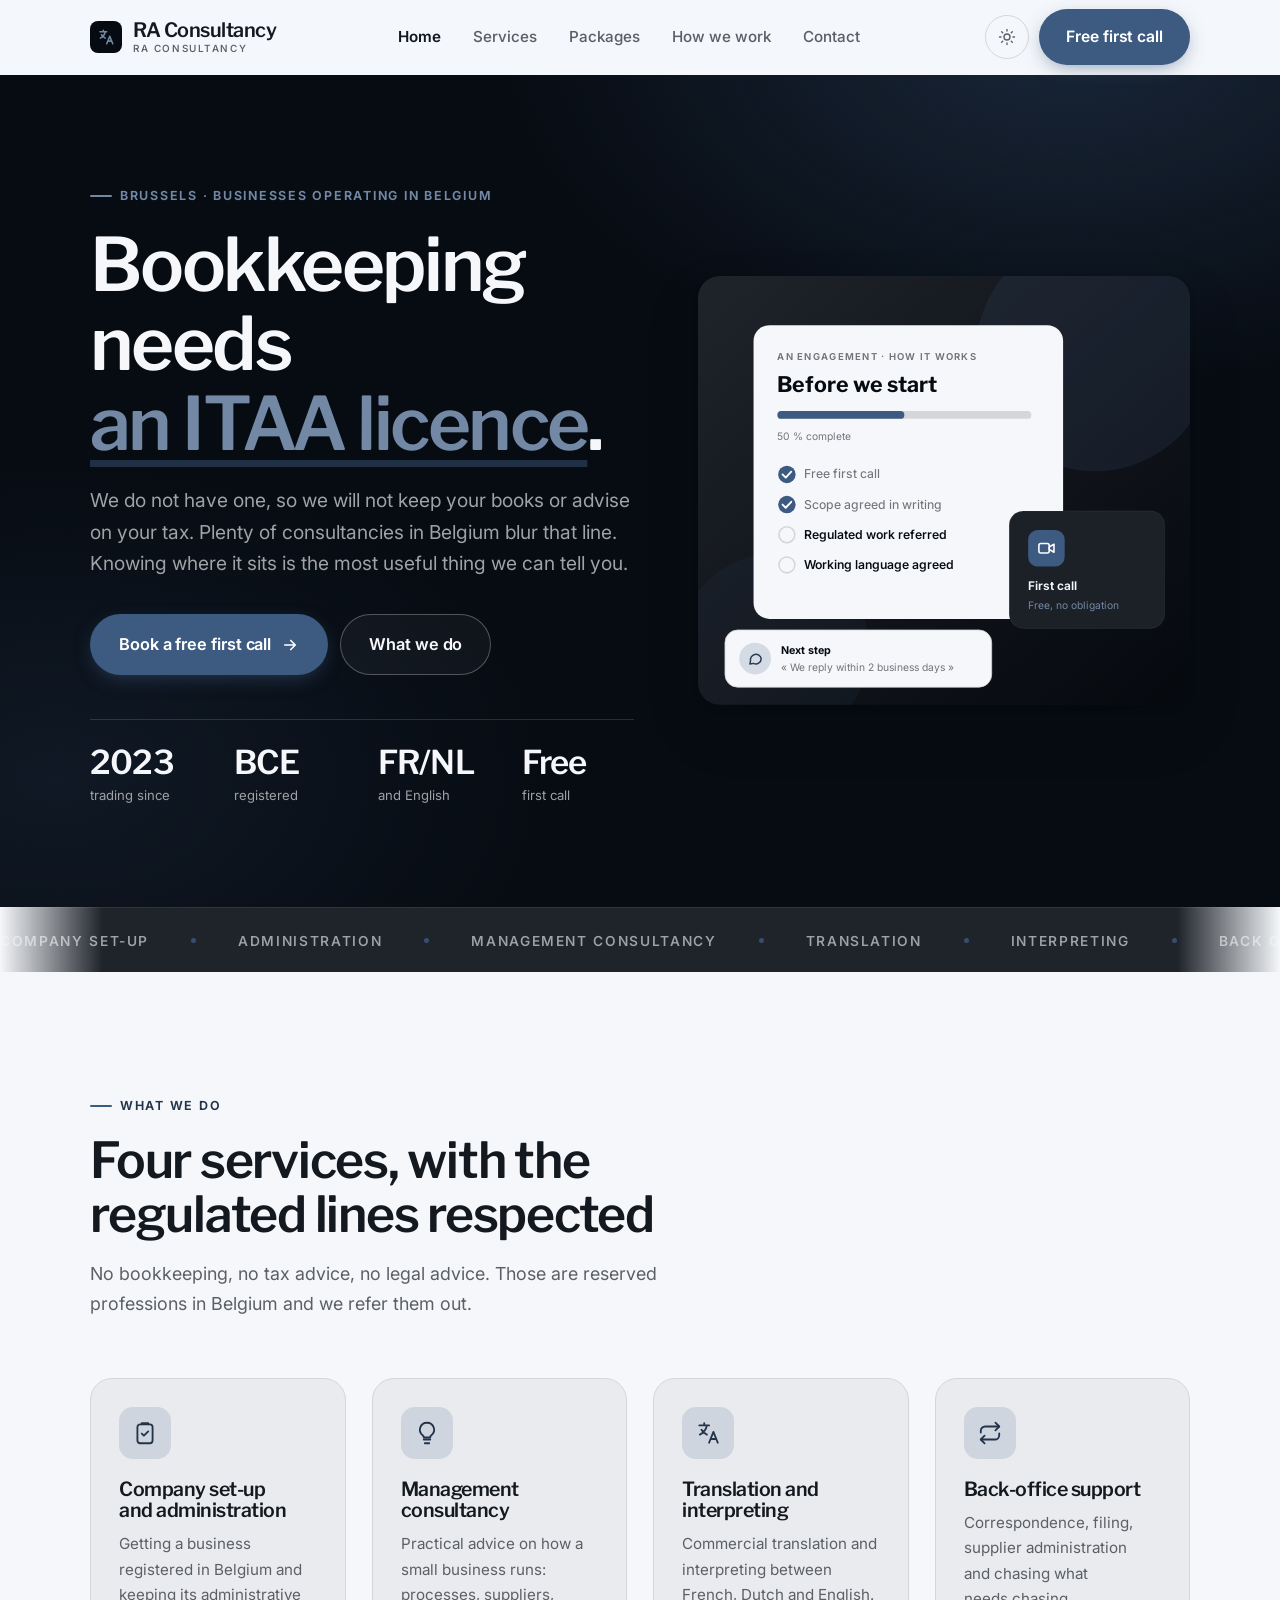
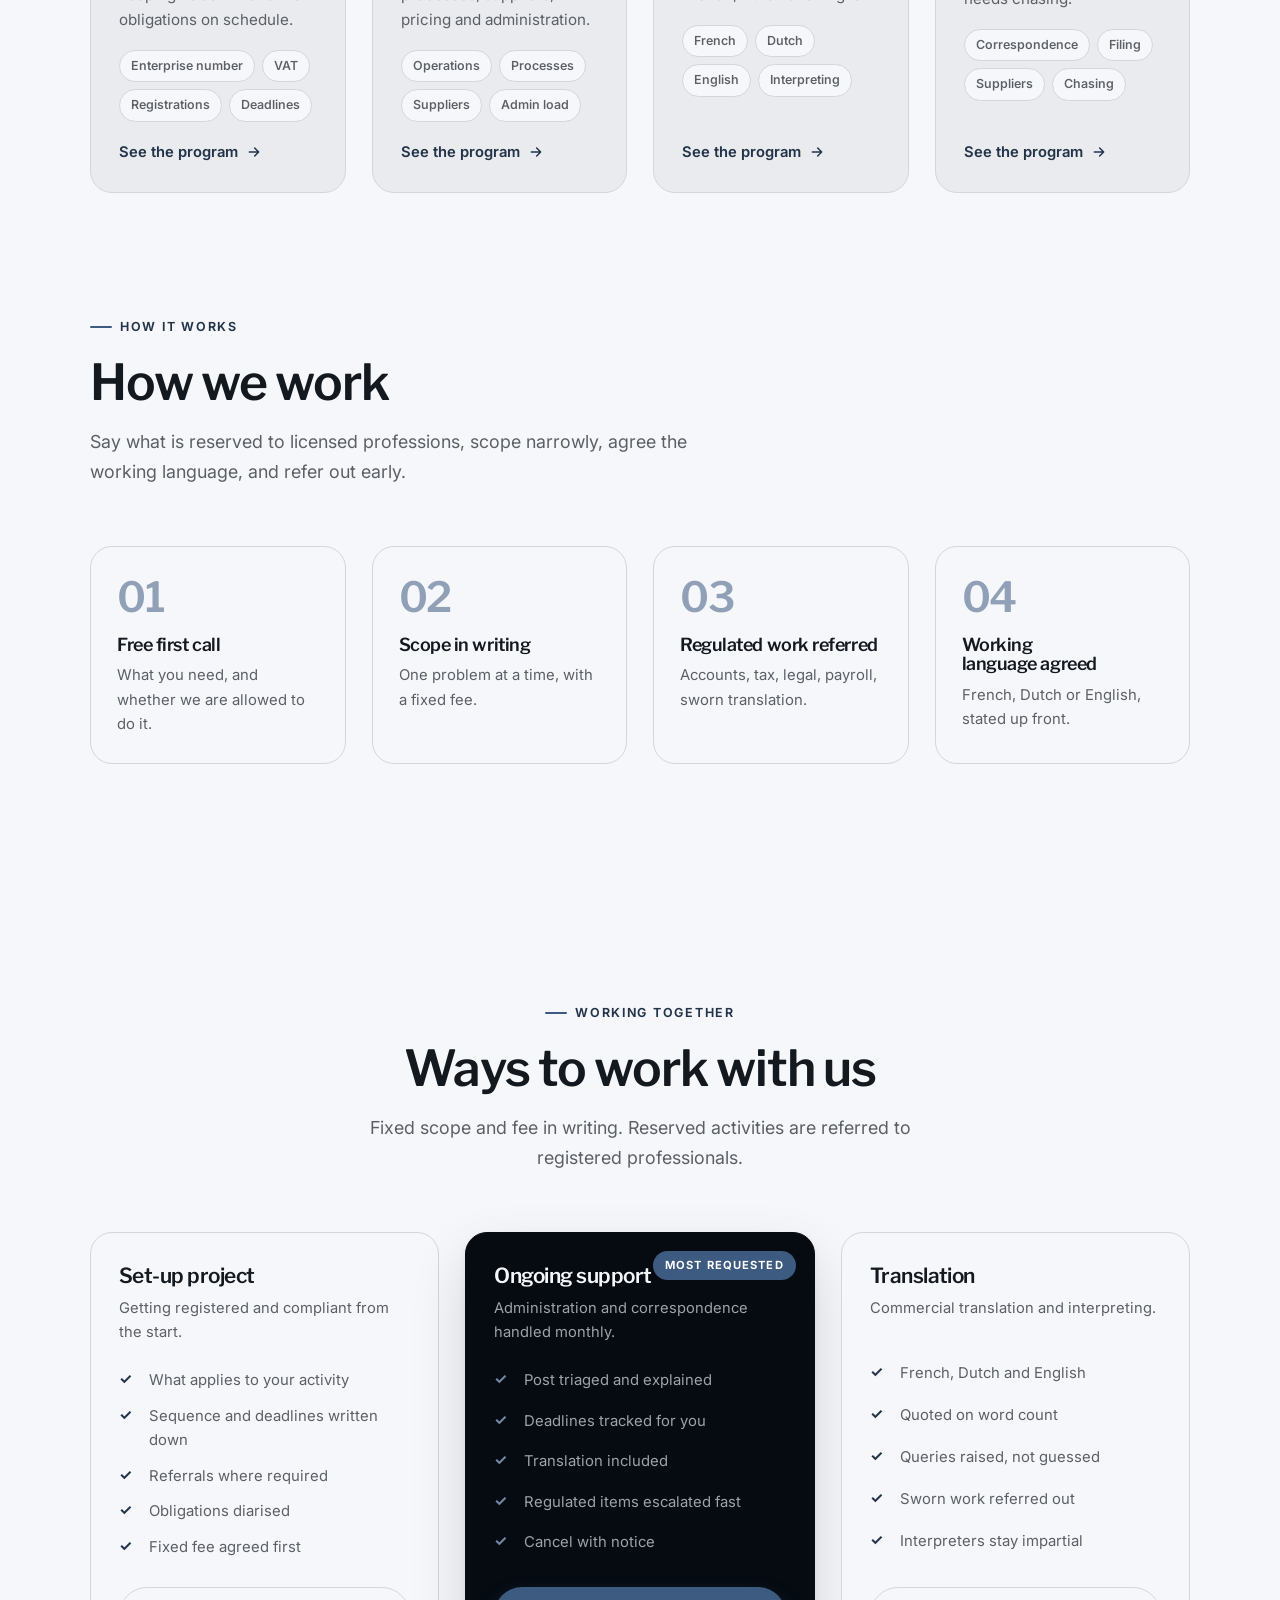
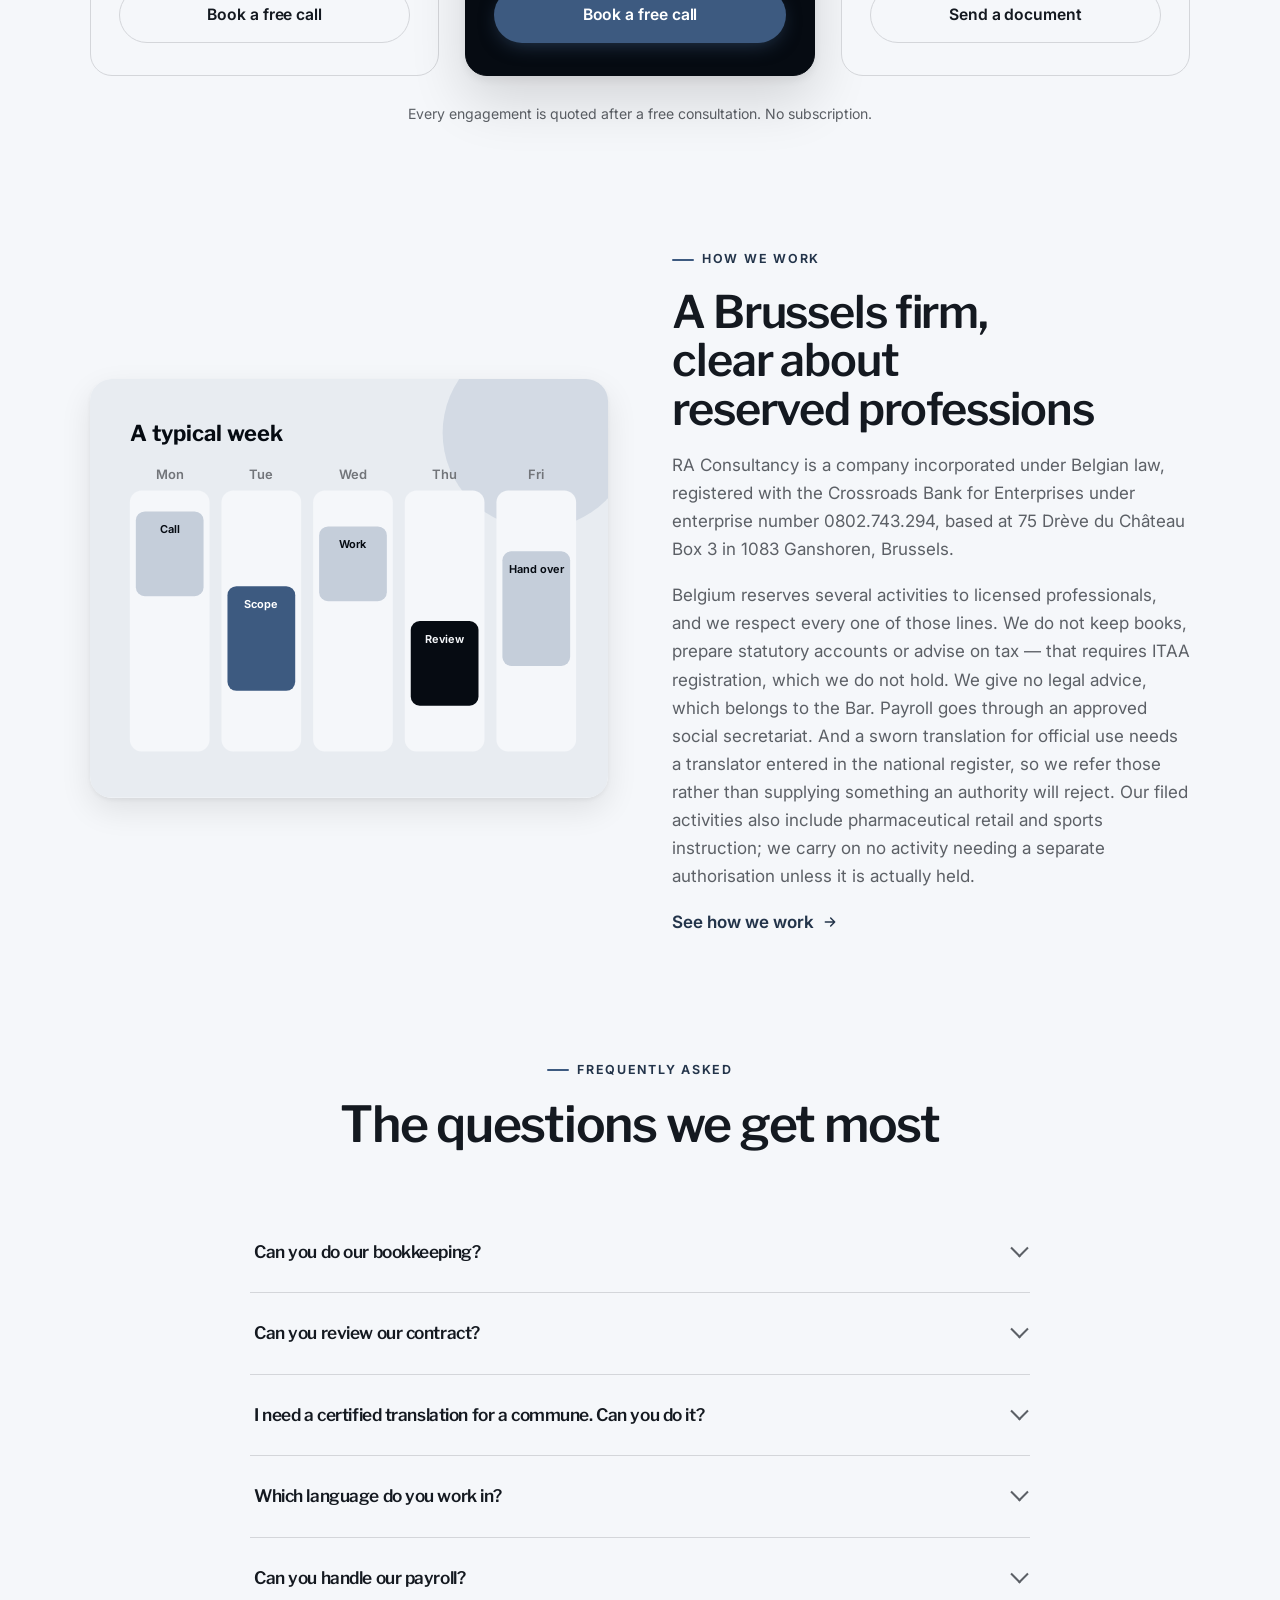
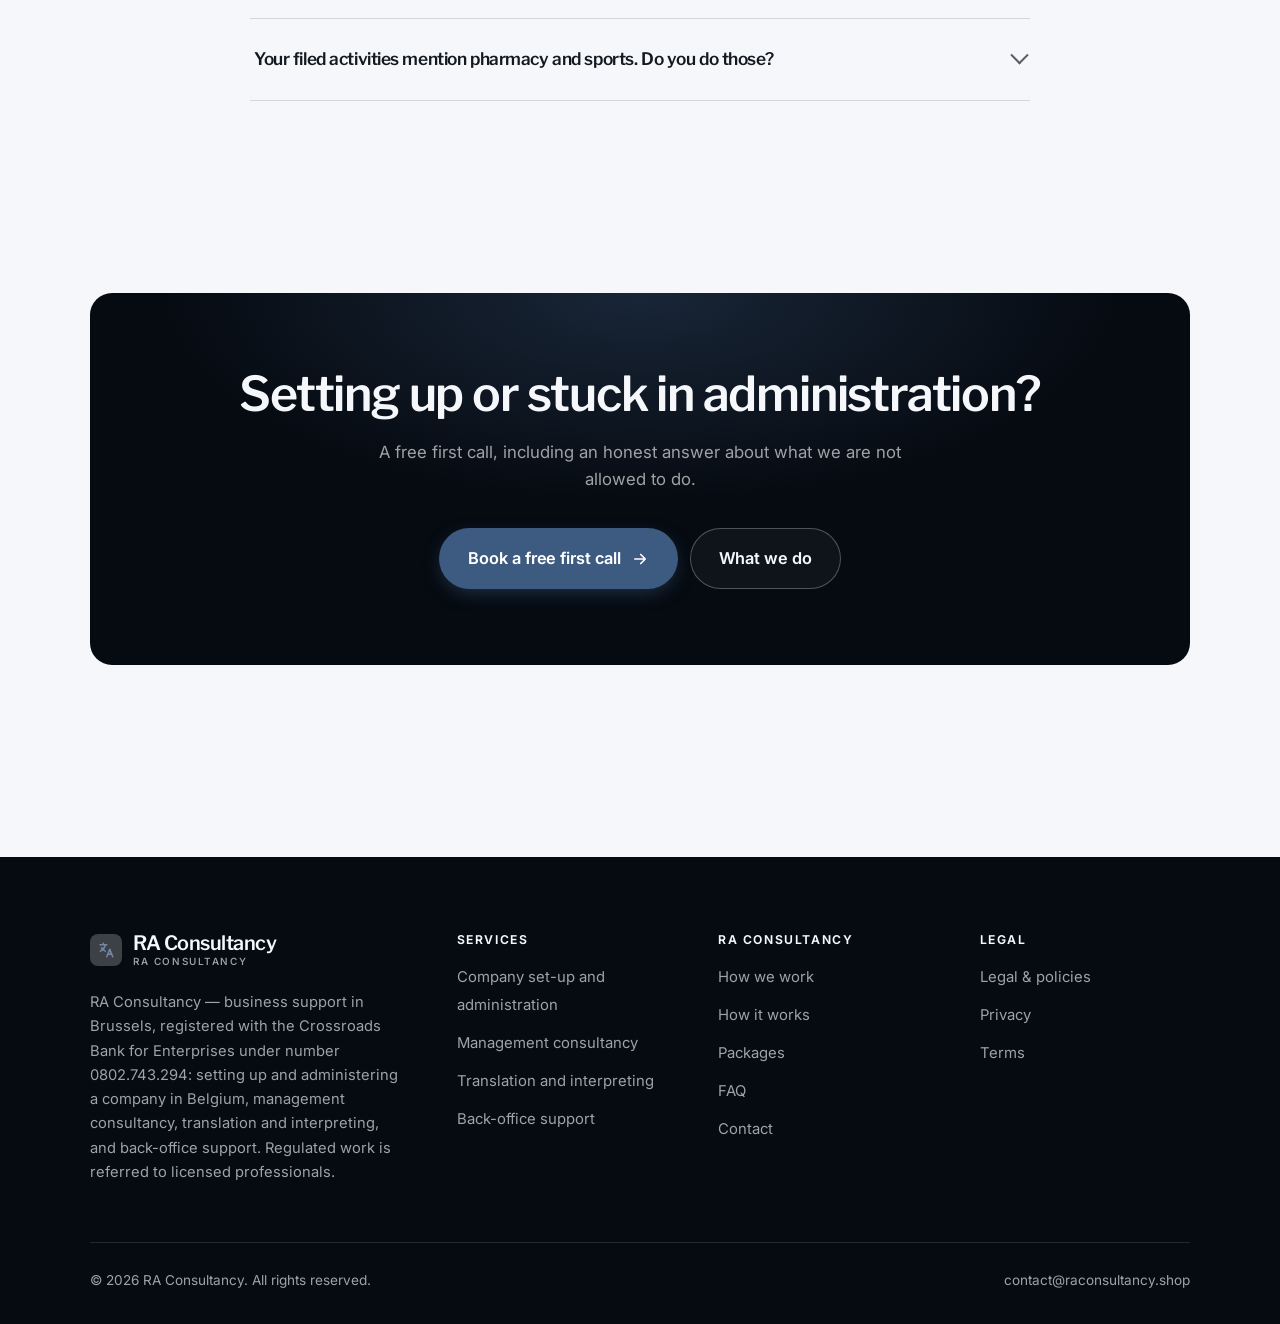
<file: index.html>
<!DOCTYPE html>
<html lang="en" class="no-js">
<head>
<meta charset="utf-8">
<meta name="viewport" content="width=device-width, initial-scale=1">
<title>RA Consultancy — multilingual business support in Brussels</title>
<meta name="description" content="RA Consultancy, a Brussels firm supporting businesses in Belgium: company set-up and administration, management consultancy, translation and interpreting, and back-office support.">
<link rel="canonical" href="https://raconsultancy.shop/">

<meta property="og:type" content="website">
<meta property="og:url" content="https://raconsultancy.shop/">
<meta property="og:site_name" content="RA Consultancy">
<meta property="og:locale" content="en_US">
<meta property="og:title" content="RA Consultancy — multilingual business support in Brussels">
<meta property="og:description" content="RA Consultancy, a Brussels firm supporting businesses in Belgium: company set-up and administration, management consultancy, translation and interpreting, and back-office support.">
<meta name="theme-color" content="#060b12">

<link rel="icon" href="assets/img/favicon.svg" type="image/svg+xml">
<link rel="preconnect" href="https://fonts.googleapis.com">
<link rel="preconnect" href="https://fonts.gstatic.com" crossorigin>
<link rel="stylesheet" href="https://fonts.googleapis.com/css2?family=Libre+Franklin:wght@400..700&family=Inter:wght@400..700&display=swap">
<link rel="stylesheet" href="assets/css/style.css">

<!-- Thème appliqué avant le premier rendu (évite le flash) -->
<script>
document.documentElement.classList.remove('no-js');
(function(){try{var t=localStorage.getItem('site-theme');if(t){document.documentElement.setAttribute('data-theme',t);}}catch(e){}})();
</script>
<script type="application/ld+json">
{
  "@context": "https://schema.org",
  "@type": "Organization",
  "name": "RA Consultancy",
  "url": "https://raconsultancy.shop/",
  "email": "contact@raconsultancy.shop",
  "description": "RA Consultancy, a Brussels firm supporting businesses in Belgium: company set-up and administration, management consultancy, translation and interpreting, and back-office support.",
  "areaServed": "US",
  "knowsLanguage": "en"
}
</script>
</head>

<body>
<a class="skip-link" href="#main">Skip to main content</a>

<header class="site-header">
  <nav class="wrap nav" aria-label="Main navigation">
    <a class="brand" href="index.html">
      <svg class="brand__mark" viewBox="0 0 64 64" aria-hidden="true">
        <rect class="bm-bg" width="64" height="64" rx="16"/>
        <g class="bm-ic" transform="translate(14 14) scale(1.5)" fill="none" stroke-width="2.1" stroke-linecap="round" stroke-linejoin="round"><path d="M4 5h9M8.5 3v2M11 5c-.8 4-3.4 7-6.5 8.5M6 9c1.2 2 3 3.5 5 4.5M13 21l4-10 4 10M14.5 17.5h5"/></g>
      </svg>
      <span>RA Consultancy<span class="brand__sub">RA Consultancy</span></span>
    </a>

    <ul class="nav__links" id="nav-links">
      <li><a href="index.html" aria-current="page">Home</a></li>
      <li><a href="programs.html">Services</a></li>
      <li><a href="index.html#pricing">Packages</a></li>
      <li><a href="about.html">How we work</a></li>
      <li><a href="contact.html">Contact</a></li>
      <li><a class="btn btn--primary" href="contact.html">Free first call</a></li>
    </ul>

    <div class="nav__cta">
      <button class="theme-toggle" type="button" aria-label="Switch to dark theme">
        <svg class="icon-sun" viewBox="0 0 24 24" fill="none" stroke="currentColor" stroke-width="1.8" stroke-linecap="round" aria-hidden="true"><circle cx="12" cy="12" r="4"/><path d="M12 2v2m0 16v2M2 12h2m16 0h2M4.9 4.9l1.4 1.4m11.4 11.4 1.4 1.4M19.1 4.9l-1.4 1.4M6.3 17.7l-1.4 1.4"/></svg>
        <svg class="icon-moon" viewBox="0 0 24 24" fill="none" stroke="currentColor" stroke-width="1.8" stroke-linecap="round" stroke-linejoin="round" aria-hidden="true"><path d="M21 12.8A9 9 0 1 1 11.2 3a7 7 0 0 0 9.8 9.8z"/></svg>
      </button>
      <a class="btn btn--primary" href="contact.html">Free first call</a>
      <button class="nav__toggle" type="button" aria-expanded="false" aria-controls="nav-links" aria-label="Open menu">
        <svg class="icon-open" viewBox="0 0 24 24" fill="none" stroke="currentColor" stroke-width="2" stroke-linecap="round" aria-hidden="true"><path d="M3 6h18M3 12h18M3 18h18"/></svg>
        <svg class="icon-close" viewBox="0 0 24 24" fill="none" stroke="currentColor" stroke-width="2" stroke-linecap="round" aria-hidden="true"><path d="M6 6l12 12M18 6L6 18"/></svg>
      </button>
    </div>
  </nav>
</header>

<main id="main">

<section class="hero">
  <div class="wrap hero__inner">
    <div>
      <span class="eyebrow hero__eyebrow">Brussels · Businesses operating in Belgium</span>
      <h1>Bookkeeping needs<br> <em>an ITAA licence</em>.</h1>
      <p class="hero__lede">We do not have one, so we will not keep your books or advise on your tax. Plenty of consultancies in Belgium blur that line. Knowing where it sits is the most useful thing we can tell you.</p>

      <div class="hero__actions">
        <a class="btn btn--primary btn--lg" href="contact.html">Book a free first call <svg viewBox="0 0 24 24" fill="none" stroke="currentColor" stroke-width="2.2" stroke-linecap="round" stroke-linejoin="round" aria-hidden="true"><path d="M5 12h14M13 6l6 6-6 6"/></svg></a>
        <a class="btn btn--on-dark btn--lg" href="programs.html">What we do</a>
      </div>

      <ul class="hero__proof">
        <li><span class="stat__num">2023</span><span class="stat__label">trading since</span></li>
        <li><span class="stat__num">BCE</span><span class="stat__label">registered</span></li>
        <li><span class="stat__num">FR/NL</span><span class="stat__label">and English</span></li>
        <li><span class="stat__num">Free</span><span class="stat__label">first call</span></li>
      </ul>
    </div>

    <div class="hero__art">
      <svg viewBox="0 0 620 540" role="img" aria-label="How an engagement with RA Consultancy works, from the free call to agreed scope.">
        <defs>
          <linearGradient id="hbg" x1="0" y1="0" x2="1" y2="1">
            <stop offset="0" stop-color="#1f232a"/><stop offset="1" stop-color="#05090e"/>
          </linearGradient>
        </defs>
        <rect width="620" height="540" rx="22" fill="url(#hbg)"/>
        <circle cx="500" cy="96" r="150" fill="#3d5a80" opacity=".16"/>
        <circle cx="96" cy="470" r="120" fill="#3d5a80" opacity=".08"/>

        <g style="font-family: var(--font-body)">
          <!-- Carte programme -->
          <rect x="70" y="62" width="390" height="370" rx="20" fill="#f5f7fa"/>
          <text x="100" y="106" font-size="12" font-weight="650" letter-spacing="1.6" fill="#72757a">AN ENGAGEMENT · HOW IT WORKS</text>
          <text x="100" y="146" font-size="27" font-weight="700" fill="#060b12" style="font-family: var(--font-display)">Before we start</text>
          <rect x="100" y="170" width="320" height="10" rx="5" fill="#d4d6da"/>
          <rect x="100" y="170" width="160" height="10" rx="5" fill="#3d5a80"/>
          <text x="100" y="206" font-size="13" fill="#72757a">50 % complete</text>
          <circle cx="112" cy="250" r="11" fill="#3d5a80"/><path d="M106.5 250l4 4 7-7.5" fill="none" stroke="#ffffff" stroke-width="2.4" stroke-linecap="round" stroke-linejoin="round"/><text x="134" y="255" font-size="15.5" fill="#72757a" font-weight="450">Free first call</text>
          <circle cx="112" cy="288" r="11" fill="#3d5a80"/><path d="M106.5 288l4 4 7-7.5" fill="none" stroke="#ffffff" stroke-width="2.4" stroke-linecap="round" stroke-linejoin="round"/><text x="134" y="293" font-size="15.5" fill="#72757a" font-weight="450">Scope agreed in writing</text>
          <circle cx="112" cy="326" r="10" fill="none" stroke="#d4d6da" stroke-width="2"/><text x="134" y="331" font-size="15.5" fill="#060b12" font-weight="560">Regulated work referred</text>
          <circle cx="112" cy="364" r="10" fill="none" stroke="#d4d6da" stroke-width="2"/><text x="134" y="369" font-size="15.5" fill="#060b12" font-weight="560">Working language agreed</text>

          <!-- Carte séance -->
          <rect x="392" y="296" width="196" height="148" rx="18" fill="#1c2127" stroke="#ffffff" stroke-opacity=".08"/>
          <rect x="416" y="320" width="46" height="46" rx="12" fill="#3d5a80"/>
          <g transform="translate(427 331)" fill="none" stroke="#ffffff" color="#ffffff" stroke-width="2" stroke-linecap="round" stroke-linejoin="round"><rect x="2.5" y="6" width="13" height="12" rx="2.5"/><path d="M15.5 10.5 21.5 7v10l-6-3.5z"/></g>
          <text x="416" y="396" font-size="15" font-weight="650" fill="#f5f7fa">First call</text>
          <text x="416" y="420" font-size="13" fill="#7388a4">Free, no obligation</text>

          <!-- Retour du coach -->
          <rect x="34" y="446" width="336" height="72" rx="16" fill="#f5f7fa" stroke="#d4d6da"/>
          <circle cx="72" cy="482" r="20" fill="#d4dbe4"/>
          <g transform="translate(62 472) scale(.84)" fill="none" stroke="#283b53" stroke-width="2.2" stroke-linecap="round" stroke-linejoin="round"><path d="M21 12a8 8 0 0 1-11.6 7.1L4 20l1-4.6A8 8 0 1 1 21 12z"/></g>
          <text x="104" y="476" font-size="13.5" font-weight="700" fill="#060b12">Next step</text>
          <text x="104" y="498" font-size="13" fill="#72757a">« We reply within 2 business days »</text>
        </g>
      </svg>
    </div>
  </div>
</section>

<div class="marquee" aria-hidden="true">
  <div class="marquee__track"><span>Company set-up</span><span>Administration</span><span>Management consultancy</span><span>Translation</span><span>Interpreting</span><span>Back office</span><span>French</span><span>Dutch</span><span>English</span><span>Brussels</span><span>Company set-up</span><span>Administration</span><span>Management consultancy</span><span>Translation</span><span>Interpreting</span><span>Back office</span><span>French</span><span>Dutch</span><span>English</span><span>Brussels</span></div>
</div>

<section class="section wrap" id="programs">
  <div class="section-head reveal">
    <span class="eyebrow">What we do</span>
    <h2>Four services, with the regulated lines respected</h2>
    <p>No bookkeeping, no tax advice, no legal advice. Those are reserved professions in Belgium and we refer them out.</p>
  </div>
  <div class="grid grid--4 reveal-group">
    <a class="card" href="programs.html#setup">
      <div class="card__icon"><svg viewBox="0 0 24 24" fill="none" stroke="currentColor" stroke-width="1.7" stroke-linecap="round" stroke-linejoin="round" aria-hidden="true"><rect x="5" y="4" width="14" height="17.5" rx="2.5"/><path d="M9 4V3h6v1M9 12.5l2 2 4-4"/></svg></div>
      <h3>Company set-up and administration</h3>
      <p>Getting a business registered in Belgium and keeping its administrative obligations on schedule.</p>
      <ul class="tags"><li>Enterprise number</li><li>VAT</li><li>Registrations</li><li>Deadlines</li></ul>
      <span class="arrow-link">See the program <svg viewBox="0 0 24 24" fill="none" stroke="currentColor" stroke-width="2.2" stroke-linecap="round" stroke-linejoin="round" aria-hidden="true"><path d="M5 12h14M13 6l6 6-6 6"/></svg></span>
    </a>
    <a class="card" href="programs.html#consultancy">
      <div class="card__icon"><svg viewBox="0 0 24 24" fill="none" stroke="currentColor" stroke-width="1.7" stroke-linecap="round" stroke-linejoin="round" aria-hidden="true"><path d="M9 18h6M10 21.5h4M12 2.5a6.5 6.5 0 0 0-3.8 11.8c.5.4.8 1 .8 1.6V16h6v-.1c0-.6.3-1.2.8-1.6A6.5 6.5 0 0 0 12 2.5z"/></svg></div>
      <h3>Management consultancy</h3>
      <p>Practical advice on how a small business runs: processes, suppliers, pricing and administration.</p>
      <ul class="tags"><li>Operations</li><li>Processes</li><li>Suppliers</li><li>Admin load</li></ul>
      <span class="arrow-link">See the program <svg viewBox="0 0 24 24" fill="none" stroke="currentColor" stroke-width="2.2" stroke-linecap="round" stroke-linejoin="round" aria-hidden="true"><path d="M5 12h14M13 6l6 6-6 6"/></svg></span>
    </a>
    <a class="card" href="programs.html#translation">
      <div class="card__icon"><svg viewBox="0 0 24 24" fill="none" stroke="currentColor" stroke-width="1.7" stroke-linecap="round" stroke-linejoin="round" aria-hidden="true"><path d="M4 5h9M8.5 3v2M11 5c-.8 4-3.4 7-6.5 8.5M6 9c1.2 2 3 3.5 5 4.5M13 21l4-10 4 10M14.5 17.5h5"/></svg></div>
      <h3>Translation and interpreting</h3>
      <p>Commercial translation and interpreting between French, Dutch and English.</p>
      <ul class="tags"><li>French</li><li>Dutch</li><li>English</li><li>Interpreting</li></ul>
      <span class="arrow-link">See the program <svg viewBox="0 0 24 24" fill="none" stroke="currentColor" stroke-width="2.2" stroke-linecap="round" stroke-linejoin="round" aria-hidden="true"><path d="M5 12h14M13 6l6 6-6 6"/></svg></span>
    </a>
    <a class="card" href="programs.html#backoffice">
      <div class="card__icon"><svg viewBox="0 0 24 24" fill="none" stroke="currentColor" stroke-width="1.7" stroke-linecap="round" stroke-linejoin="round" aria-hidden="true"><path d="M17 2.5l3.5 3.5L17 9.5"/><path d="M3.5 11.5V10A4 4 0 0 1 7.5 6h13M7 21.5 3.5 18 7 14.5"/><path d="M20.5 12.5V14a4 4 0 0 1-4 4h-13"/></svg></div>
      <h3>Back-office support</h3>
      <p>Correspondence, filing, supplier administration and chasing what needs chasing.</p>
      <ul class="tags"><li>Correspondence</li><li>Filing</li><li>Suppliers</li><li>Chasing</li></ul>
      <span class="arrow-link">See the program <svg viewBox="0 0 24 24" fill="none" stroke="currentColor" stroke-width="2.2" stroke-linecap="round" stroke-linejoin="round" aria-hidden="true"><path d="M5 12h14M13 6l6 6-6 6"/></svg></span>
    </a>
  </div>
</section>

<section class="section section--flush wrap" id="how-it-works">
  <div class="section-head reveal">
    <span class="eyebrow">How it works</span>
    <h2>How we work</h2>
    <p>Say what is reserved to licensed professions, scope narrowly, agree the working language, and refer out early.</p>
  </div>
  <div class="grid grid--4 steps reveal-group">
    <article class="step">
      <h3>Free first call</h3>
      <p>What you need, and whether we are allowed to do it.</p>
    </article>
    <article class="step">
      <h3>Scope in writing</h3>
      <p>One problem at a time, with a fixed fee.</p>
    </article>
    <article class="step">
      <h3>Regulated work referred</h3>
      <p>Accounts, tax, legal, payroll, sworn translation.</p>
    </article>
    <article class="step">
      <h3>Working language agreed</h3>
      <p>French, Dutch or English, stated up front.</p>
    </article>
  </div>
</section>

<section class="section wrap" id="pricing">
  <div class="section-head section-head--center reveal">
    <span class="eyebrow">Working together</span>
    <h2>Ways to work with us</h2>
    <p>Fixed scope and fee in writing. Reserved activities are referred to registered professionals.</p>
  </div>
  <div class="grid grid--3 plans reveal-group">
    <article class="plan">
      
      <h3>Set-up project</h3>
      <p class="plan__desc">Getting registered and compliant from the start.</p>
      
      <ul class="plan__features">
        <li>What applies to your activity</li>
        <li>Sequence and deadlines written down</li>
        <li>Referrals where required</li>
        <li>Obligations diarised</li>
        <li>Fixed fee agreed first</li>
      </ul>
      <a class="btn btn--ghost btn--block" href="contact.html">Book a free call</a>
    </article>
    <article class="plan plan--featured">
      <span class="plan__tag">Most requested</span>
      <h3>Ongoing support</h3>
      <p class="plan__desc">Administration and correspondence handled monthly.</p>
      
      <ul class="plan__features">
        <li>Post triaged and explained</li>
        <li>Deadlines tracked for you</li>
        <li>Translation included</li>
        <li>Regulated items escalated fast</li>
        <li>Cancel with notice</li>
      </ul>
      <a class="btn btn--primary btn--block" href="contact.html">Book a free call</a>
    </article>
    <article class="plan">
      
      <h3>Translation</h3>
      <p class="plan__desc">Commercial translation and interpreting.</p>
      
      <ul class="plan__features">
        <li>French, Dutch and English</li>
        <li>Quoted on word count</li>
        <li>Queries raised, not guessed</li>
        <li>Sworn work referred out</li>
        <li>Interpreters stay impartial</li>
      </ul>
      <a class="btn btn--ghost btn--block" href="contact.html">Send a document</a>
    </article>
  </div>
  <p class="plans-note">Every engagement is quoted after a free consultation. No subscription.</p>
</section>

<section class="section section--flush wrap">
  <div class="split reveal">
    <div class="split__art">
      <svg viewBox="0 0 520 420" role="img" aria-label="Example of a typical week: Call, Scope, Work, Review, Hand over.">
        <rect width="520" height="420" rx="20" fill="#e8ecf1"/>
        <circle cx="450" cy="54" r="96" fill="#3d5a80" opacity=".12"/>
        <g style="font-family: var(--font-body)">
        <text x="40" y="62" font-size="22" font-weight="700" fill="#060b12" style="font-family: var(--font-display)">A typical week</text>
        <text x="80" y="100" text-anchor="middle" font-size="13" font-weight="600" fill="#72757a">Mon</text>
        <rect x="40" y="112" width="80" height="262" rx="12" fill="#f5f7fa"/>
        <rect x="46" y="133" width="68" height="85" rx="9" fill="#c5ceda"/>
        <text x="80" y="155" text-anchor="middle" font-size="11" font-weight="650" fill="#060b12">Call</text>
        <text x="172" y="100" text-anchor="middle" font-size="13" font-weight="600" fill="#72757a">Tue</text>
        <rect x="132" y="112" width="80" height="262" rx="12" fill="#f5f7fa"/>
        <rect x="138" y="208" width="68" height="105" rx="9" fill="#3d5a80"/>
        <text x="172" y="230" text-anchor="middle" font-size="11" font-weight="650" fill="#ffffff">Scope</text>
        <text x="264" y="100" text-anchor="middle" font-size="13" font-weight="600" fill="#72757a">Wed</text>
        <rect x="224" y="112" width="80" height="262" rx="12" fill="#f5f7fa"/>
        <rect x="230" y="148" width="68" height="75" rx="9" fill="#c5ceda"/>
        <text x="264" y="170" text-anchor="middle" font-size="11" font-weight="650" fill="#060b12">Work</text>
        <text x="356" y="100" text-anchor="middle" font-size="13" font-weight="600" fill="#72757a">Thu</text>
        <rect x="316" y="112" width="80" height="262" rx="12" fill="#f5f7fa"/>
        <rect x="322" y="243" width="68" height="85" rx="9" fill="#060b12"/>
        <text x="356" y="265" text-anchor="middle" font-size="11" font-weight="650" fill="#f5f7fa">Review</text>
        <text x="448" y="100" text-anchor="middle" font-size="13" font-weight="600" fill="#72757a">Fri</text>
        <rect x="408" y="112" width="80" height="262" rx="12" fill="#f5f7fa"/>
        <rect x="414" y="173" width="68" height="115" rx="9" fill="#c5ceda"/>
        <text x="448" y="195" text-anchor="middle" font-size="11" font-weight="650" fill="#060b12">Hand over</text>
        </g>
      </svg>
    </div>
    <div>
      <span class="eyebrow">How we work</span>
      <h2>A Brussels firm, clear about reserved professions</h2>
      <p>RA Consultancy is a company incorporated under Belgian law, registered with the Crossroads Bank for Enterprises under enterprise number 0802.743.294, based at 75 Drève du Château Box 3 in 1083 Ganshoren, Brussels.</p>
      <p>Belgium reserves several activities to licensed professionals, and we respect every one of those lines. We do not keep books, prepare statutory accounts or advise on tax — that requires ITAA registration, which we do not hold. We give no legal advice, which belongs to the Bar. Payroll goes through an approved social secretariat. And a sworn translation for official use needs a translator entered in the national register, so we refer those rather than supplying something an authority will reject. Our filed activities also include pharmaceutical retail and sports instruction; we carry on no activity needing a separate authorisation unless it is actually held.</p>
      <p><a class="arrow-link" href="about.html">See how we work <svg viewBox="0 0 24 24" fill="none" stroke="currentColor" stroke-width="2.2" stroke-linecap="round" stroke-linejoin="round" aria-hidden="true"><path d="M5 12h14M13 6l6 6-6 6"/></svg></a></p>
    </div>
  </div>
</section>

<section class="section section--flush wrap" id="faq">
  <div class="section-head section-head--center reveal">
    <span class="eyebrow">Frequently asked</span>
    <h2>The questions we get most</h2>
  </div>
  <div class="faq reveal">
    <details>
      <summary>Can you do our bookkeeping?</summary>
      <p>No. In Belgium, keeping books and advising on tax for third parties is reserved to professionals registered with the ITAA, and we are not registered. We will refer you to someone who is — and be wary of any consultancy that offers it without mentioning this.</p>
    </details>
    <details>
      <summary>Can you review our contract?</summary>
      <p>No. Legal advice and drafting are reserved to members of the Bar. We can explain what a letter is asking you to do administratively, and anything legal goes to an avocat.</p>
    </details>
    <details>
      <summary>I need a certified translation for a commune. Can you do it?</summary>
      <p>Not a sworn one. Official translations require a translator entered in the national register of sworn translators, and we will refer you. Supplying an ordinary translation for an official purpose simply gets it rejected.</p>
    </details>
    <details>
      <summary>Which language do you work in?</summary>
      <p>French, Dutch or English, agreed at the start. In Brussels that matters more than people expect, because the language of an official letter is not always the language you operate in.</p>
    </details>
    <details>
      <summary>Can you handle our payroll?</summary>
      <p>Not directly. Payroll in Belgium runs through an approved social secretariat, and we coordinate with one rather than doing it ourselves.</p>
    </details>
    <details>
      <summary>Your filed activities mention pharmacy and sports. Do you do those?</summary>
      <p>Those codes are on our registration, and we carry on no activity that requires a separate professional authorisation unless we actually hold it. For pharmacy in Belgium that means a pharmacist, which is a different thing entirely.</p>
    </details>
  </div>
</section>

<section class="wrap section--tight">
  <div class="cta-band reveal">
    <h2>Setting up or stuck in administration?</h2>
    <p>A free first call, including an honest answer about what we are not allowed to do.</p>
    <div class="hero__actions">
      <a class="btn btn--primary btn--lg" href="contact.html">Book a free first call <svg viewBox="0 0 24 24" fill="none" stroke="currentColor" stroke-width="2.2" stroke-linecap="round" stroke-linejoin="round" aria-hidden="true"><path d="M5 12h14M13 6l6 6-6 6"/></svg></a>
      <a class="btn btn--on-dark btn--lg" href="programs.html">What we do</a>
    </div>
  </div>
</section>

</main>

<footer class="site-footer">
  <div class="wrap">
    <div class="footer__grid">
      <div class="footer__brand">
        <a class="brand" href="index.html">
          <svg class="brand__mark" viewBox="0 0 64 64" aria-hidden="true">
        <rect class="bm-bg" width="64" height="64" rx="16"/>
        <g class="bm-ic" transform="translate(14 14) scale(1.5)" fill="none" stroke-width="2.1" stroke-linecap="round" stroke-linejoin="round"><path d="M4 5h9M8.5 3v2M11 5c-.8 4-3.4 7-6.5 8.5M6 9c1.2 2 3 3.5 5 4.5M13 21l4-10 4 10M14.5 17.5h5"/></g>
      </svg>
          <span>RA Consultancy<span class="brand__sub">RA Consultancy</span></span>
        </a>
        <p>RA Consultancy — business support in Brussels, registered with the Crossroads Bank for Enterprises under number 0802.743.294: setting up and administering a company in Belgium, management consultancy, translation and interpreting, and back-office support. Regulated work is referred to licensed professionals.</p>
      </div>

      <div class="footer__col">
        <h4>Services</h4>
        <ul>
          <li><a href="programs.html#setup">Company set-up and administration</a></li>
          <li><a href="programs.html#consultancy">Management consultancy</a></li>
          <li><a href="programs.html#translation">Translation and interpreting</a></li>
          <li><a href="programs.html#backoffice">Back-office support</a></li>
        </ul>
      </div>

      <div class="footer__col">
        <h4>RA Consultancy</h4>
        <ul>
          <li><a href="about.html">How we work</a></li>
          <li><a href="index.html#how-it-works">How it works</a></li>
          <li><a href="index.html#pricing">Packages</a></li>
          <li><a href="index.html#faq">FAQ</a></li>
          <li><a href="contact.html">Contact</a></li>
        </ul>
      </div>

      <div class="footer__col">
        <h4>Legal</h4>
        <ul>
          <li><a href="legal.html">Legal &amp; policies</a></li>
          <li><a href="legal.html#privacy">Privacy</a></li>
          <li><a href="legal.html#terms">Terms</a></li>
        </ul>
      </div>
    </div>

    <div class="footer__bottom">
      <p>© <span data-year>2026</span> RA Consultancy. All rights reserved.</p>
      <p><a href="mailto:contact@raconsultancy.shop">contact@raconsultancy.shop</a></p>
    </div>
  </div>
</footer>

<script src="assets/js/main.js" defer></script>
</body>
</html>
</file>
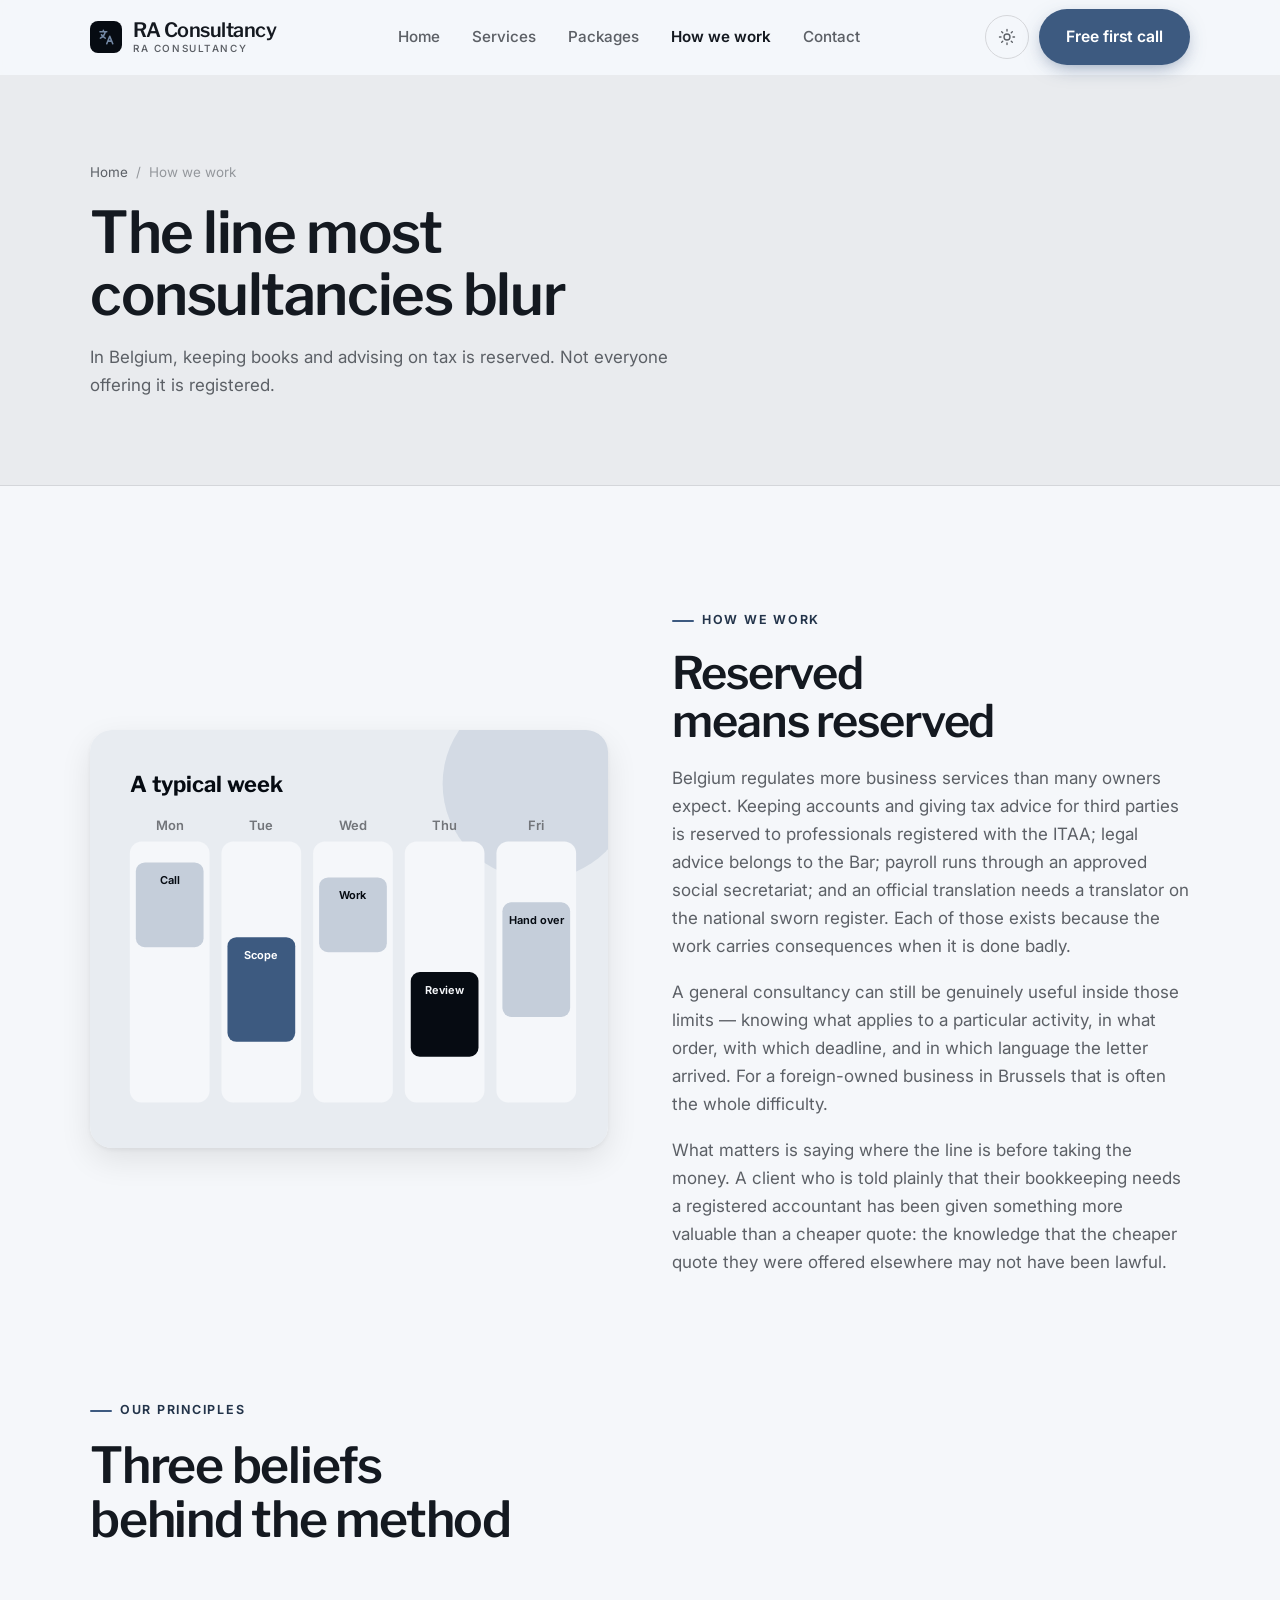
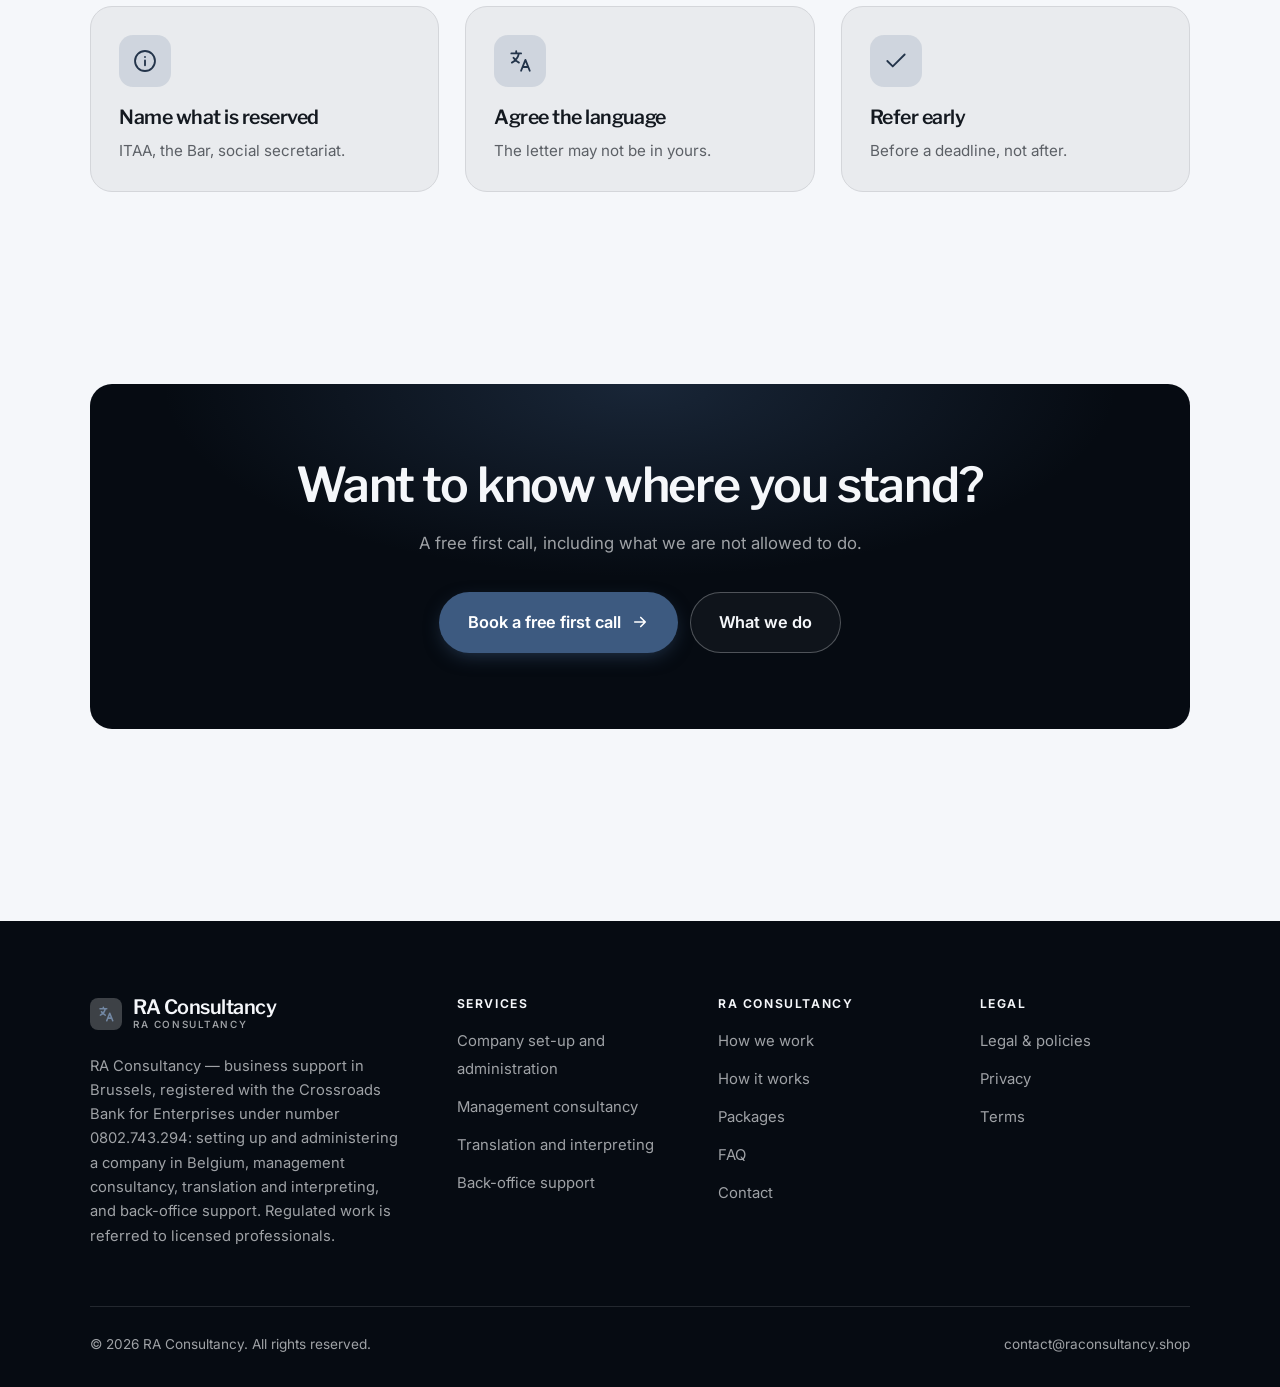
<file: about.html>
<!DOCTYPE html>
<html lang="en" class="no-js">
<head>
<meta charset="utf-8">
<meta name="viewport" content="width=device-width, initial-scale=1">
<title>How we work — RA Consultancy</title>
<meta name="description" content="About RA Consultancy, a multilingual business support firm in Ganshoren, Brussels, enterprise number 0802.743.294.">
<link rel="canonical" href="https://raconsultancy.shop/about.html">

<meta property="og:type" content="website">
<meta property="og:url" content="https://raconsultancy.shop/about.html">
<meta property="og:site_name" content="RA Consultancy">
<meta property="og:locale" content="en_US">
<meta property="og:title" content="How we work — RA Consultancy">
<meta property="og:description" content="About RA Consultancy, a multilingual business support firm in Ganshoren, Brussels, enterprise number 0802.743.294.">
<meta name="theme-color" content="#060b12">

<link rel="icon" href="assets/img/favicon.svg" type="image/svg+xml">
<link rel="preconnect" href="https://fonts.googleapis.com">
<link rel="preconnect" href="https://fonts.gstatic.com" crossorigin>
<link rel="stylesheet" href="https://fonts.googleapis.com/css2?family=Libre+Franklin:wght@400..700&family=Inter:wght@400..700&display=swap">
<link rel="stylesheet" href="assets/css/style.css">

<!-- Thème appliqué avant le premier rendu (évite le flash) -->
<script>
document.documentElement.classList.remove('no-js');
(function(){try{var t=localStorage.getItem('site-theme');if(t){document.documentElement.setAttribute('data-theme',t);}}catch(e){}})();
</script>
</head>

<body>
<a class="skip-link" href="#main">Skip to main content</a>

<header class="site-header">
  <nav class="wrap nav" aria-label="Main navigation">
    <a class="brand" href="index.html">
      <svg class="brand__mark" viewBox="0 0 64 64" aria-hidden="true">
        <rect class="bm-bg" width="64" height="64" rx="16"/>
        <g class="bm-ic" transform="translate(14 14) scale(1.5)" fill="none" stroke-width="2.1" stroke-linecap="round" stroke-linejoin="round"><path d="M4 5h9M8.5 3v2M11 5c-.8 4-3.4 7-6.5 8.5M6 9c1.2 2 3 3.5 5 4.5M13 21l4-10 4 10M14.5 17.5h5"/></g>
      </svg>
      <span>RA Consultancy<span class="brand__sub">RA Consultancy</span></span>
    </a>

    <ul class="nav__links" id="nav-links">
      <li><a href="index.html">Home</a></li>
      <li><a href="programs.html">Services</a></li>
      <li><a href="index.html#pricing">Packages</a></li>
      <li><a href="about.html" aria-current="page">How we work</a></li>
      <li><a href="contact.html">Contact</a></li>
      <li><a class="btn btn--primary" href="contact.html">Free first call</a></li>
    </ul>

    <div class="nav__cta">
      <button class="theme-toggle" type="button" aria-label="Switch to dark theme">
        <svg class="icon-sun" viewBox="0 0 24 24" fill="none" stroke="currentColor" stroke-width="1.8" stroke-linecap="round" aria-hidden="true"><circle cx="12" cy="12" r="4"/><path d="M12 2v2m0 16v2M2 12h2m16 0h2M4.9 4.9l1.4 1.4m11.4 11.4 1.4 1.4M19.1 4.9l-1.4 1.4M6.3 17.7l-1.4 1.4"/></svg>
        <svg class="icon-moon" viewBox="0 0 24 24" fill="none" stroke="currentColor" stroke-width="1.8" stroke-linecap="round" stroke-linejoin="round" aria-hidden="true"><path d="M21 12.8A9 9 0 1 1 11.2 3a7 7 0 0 0 9.8 9.8z"/></svg>
      </button>
      <a class="btn btn--primary" href="contact.html">Free first call</a>
      <button class="nav__toggle" type="button" aria-expanded="false" aria-controls="nav-links" aria-label="Open menu">
        <svg class="icon-open" viewBox="0 0 24 24" fill="none" stroke="currentColor" stroke-width="2" stroke-linecap="round" aria-hidden="true"><path d="M3 6h18M3 12h18M3 18h18"/></svg>
        <svg class="icon-close" viewBox="0 0 24 24" fill="none" stroke="currentColor" stroke-width="2" stroke-linecap="round" aria-hidden="true"><path d="M6 6l12 12M18 6L6 18"/></svg>
      </button>
    </div>
  </nav>
</header>

<main id="main">

<section class="page-head">
  <div class="wrap">
    <nav class="breadcrumb" aria-label="Breadcrumb">
      <a href="index.html">Home</a><span>/</span><span aria-current="page">How we work</span>
    </nav>
    <h1>The line most consultancies blur</h1>
    <p>In Belgium, keeping books and advising on tax is reserved. Not everyone offering it is registered.</p>
  </div>
</section>

<section class="section wrap">
  <div class="split reveal">
    <div class="split__art">
      <svg viewBox="0 0 520 420" role="img" aria-label="Example of a typical week: Call, Scope, Work, Review, Hand over.">
        <rect width="520" height="420" rx="20" fill="#e8ecf1"/>
        <circle cx="450" cy="54" r="96" fill="#3d5a80" opacity=".12"/>
        <g style="font-family: var(--font-body)">
        <text x="40" y="62" font-size="22" font-weight="700" fill="#060b12" style="font-family: var(--font-display)">A typical week</text>
        <text x="80" y="100" text-anchor="middle" font-size="13" font-weight="600" fill="#72757a">Mon</text>
        <rect x="40" y="112" width="80" height="262" rx="12" fill="#f5f7fa"/>
        <rect x="46" y="133" width="68" height="85" rx="9" fill="#c5ceda"/>
        <text x="80" y="155" text-anchor="middle" font-size="11" font-weight="650" fill="#060b12">Call</text>
        <text x="172" y="100" text-anchor="middle" font-size="13" font-weight="600" fill="#72757a">Tue</text>
        <rect x="132" y="112" width="80" height="262" rx="12" fill="#f5f7fa"/>
        <rect x="138" y="208" width="68" height="105" rx="9" fill="#3d5a80"/>
        <text x="172" y="230" text-anchor="middle" font-size="11" font-weight="650" fill="#ffffff">Scope</text>
        <text x="264" y="100" text-anchor="middle" font-size="13" font-weight="600" fill="#72757a">Wed</text>
        <rect x="224" y="112" width="80" height="262" rx="12" fill="#f5f7fa"/>
        <rect x="230" y="148" width="68" height="75" rx="9" fill="#c5ceda"/>
        <text x="264" y="170" text-anchor="middle" font-size="11" font-weight="650" fill="#060b12">Work</text>
        <text x="356" y="100" text-anchor="middle" font-size="13" font-weight="600" fill="#72757a">Thu</text>
        <rect x="316" y="112" width="80" height="262" rx="12" fill="#f5f7fa"/>
        <rect x="322" y="243" width="68" height="85" rx="9" fill="#060b12"/>
        <text x="356" y="265" text-anchor="middle" font-size="11" font-weight="650" fill="#f5f7fa">Review</text>
        <text x="448" y="100" text-anchor="middle" font-size="13" font-weight="600" fill="#72757a">Fri</text>
        <rect x="408" y="112" width="80" height="262" rx="12" fill="#f5f7fa"/>
        <rect x="414" y="173" width="68" height="115" rx="9" fill="#c5ceda"/>
        <text x="448" y="195" text-anchor="middle" font-size="11" font-weight="650" fill="#060b12">Hand over</text>
        </g>
      </svg>
    </div>
    <div>
      <span class="eyebrow">How we work</span>
      <h2>Reserved means reserved</h2>
      <p>Belgium regulates more business services than many owners expect. Keeping accounts and giving tax advice for third parties is reserved to professionals registered with the ITAA; legal advice belongs to the Bar; payroll runs through an approved social secretariat; and an official translation needs a translator on the national sworn register. Each of those exists because the work carries consequences when it is done badly.</p>
      <p>A general consultancy can still be genuinely useful inside those limits — knowing what applies to a particular activity, in what order, with which deadline, and in which language the letter arrived. For a foreign-owned business in Brussels that is often the whole difficulty.</p>
      <p>What matters is saying where the line is before taking the money. A client who is told plainly that their bookkeeping needs a registered accountant has been given something more valuable than a cheaper quote: the knowledge that the cheaper quote they were offered elsewhere may not have been lawful.</p>
      <!--
        TO DO: add a short introduction of the coach (name, real background),
        with a photo if possible. Do not invent credentials — see README.md.
      -->
    </div>
  </div>
</section>

<section class="section section--flush wrap">
  <div class="section-head reveal">
    <span class="eyebrow">Our principles</span>
    <h2>Three beliefs behind the method</h2>
  </div>
  <div class="grid grid--3 reveal-group">
    <article class="card">
      <div class="card__icon"><svg viewBox="0 0 24 24" fill="none" stroke="currentColor" stroke-width="1.7" stroke-linecap="round" stroke-linejoin="round" aria-hidden="true"><circle cx="12" cy="12" r="9.2"/><path d="M12 16v-4.5M12 8.2v.1"/></svg></div>
      <h3>Name what is reserved</h3>
      <p>ITAA, the Bar, social secretariat.</p>
    </article>
    <article class="card">
      <div class="card__icon"><svg viewBox="0 0 24 24" fill="none" stroke="currentColor" stroke-width="1.7" stroke-linecap="round" stroke-linejoin="round" aria-hidden="true"><path d="M4 5h9M8.5 3v2M11 5c-.8 4-3.4 7-6.5 8.5M6 9c1.2 2 3 3.5 5 4.5M13 21l4-10 4 10M14.5 17.5h5"/></svg></div>
      <h3>Agree the language</h3>
      <p>The letter may not be in yours.</p>
    </article>
    <article class="card">
      <div class="card__icon"><svg viewBox="0 0 24 24" fill="none" stroke="currentColor" stroke-width="1.7" stroke-linecap="round" stroke-linejoin="round" aria-hidden="true"><path d="M20 6 9 17l-5-5"/></svg></div>
      <h3>Refer early</h3>
      <p>Before a deadline, not after.</p>
    </article>
  </div>
</section>

<section class="wrap section--tight">
  <div class="cta-band reveal">
    <h2>Want to know where you stand?</h2>
    <p>A free first call, including what we are not allowed to do.</p>
    <div class="hero__actions">
      <a class="btn btn--primary btn--lg" href="contact.html">Book a free first call <svg viewBox="0 0 24 24" fill="none" stroke="currentColor" stroke-width="2.2" stroke-linecap="round" stroke-linejoin="round" aria-hidden="true"><path d="M5 12h14M13 6l6 6-6 6"/></svg></a>
      <a class="btn btn--on-dark btn--lg" href="programs.html">What we do</a>
    </div>
  </div>
</section>

</main>

<footer class="site-footer">
  <div class="wrap">
    <div class="footer__grid">
      <div class="footer__brand">
        <a class="brand" href="index.html">
          <svg class="brand__mark" viewBox="0 0 64 64" aria-hidden="true">
        <rect class="bm-bg" width="64" height="64" rx="16"/>
        <g class="bm-ic" transform="translate(14 14) scale(1.5)" fill="none" stroke-width="2.1" stroke-linecap="round" stroke-linejoin="round"><path d="M4 5h9M8.5 3v2M11 5c-.8 4-3.4 7-6.5 8.5M6 9c1.2 2 3 3.5 5 4.5M13 21l4-10 4 10M14.5 17.5h5"/></g>
      </svg>
          <span>RA Consultancy<span class="brand__sub">RA Consultancy</span></span>
        </a>
        <p>RA Consultancy — business support in Brussels, registered with the Crossroads Bank for Enterprises under number 0802.743.294: setting up and administering a company in Belgium, management consultancy, translation and interpreting, and back-office support. Regulated work is referred to licensed professionals.</p>
      </div>

      <div class="footer__col">
        <h4>Services</h4>
        <ul>
          <li><a href="programs.html#setup">Company set-up and administration</a></li>
          <li><a href="programs.html#consultancy">Management consultancy</a></li>
          <li><a href="programs.html#translation">Translation and interpreting</a></li>
          <li><a href="programs.html#backoffice">Back-office support</a></li>
        </ul>
      </div>

      <div class="footer__col">
        <h4>RA Consultancy</h4>
        <ul>
          <li><a href="about.html">How we work</a></li>
          <li><a href="index.html#how-it-works">How it works</a></li>
          <li><a href="index.html#pricing">Packages</a></li>
          <li><a href="index.html#faq">FAQ</a></li>
          <li><a href="contact.html">Contact</a></li>
        </ul>
      </div>

      <div class="footer__col">
        <h4>Legal</h4>
        <ul>
          <li><a href="legal.html">Legal &amp; policies</a></li>
          <li><a href="legal.html#privacy">Privacy</a></li>
          <li><a href="legal.html#terms">Terms</a></li>
        </ul>
      </div>
    </div>

    <div class="footer__bottom">
      <p>© <span data-year>2026</span> RA Consultancy. All rights reserved.</p>
      <p><a href="mailto:contact@raconsultancy.shop">contact@raconsultancy.shop</a></p>
    </div>
  </div>
</footer>

<script src="assets/js/main.js" defer></script>
</body>
</html>
</file>
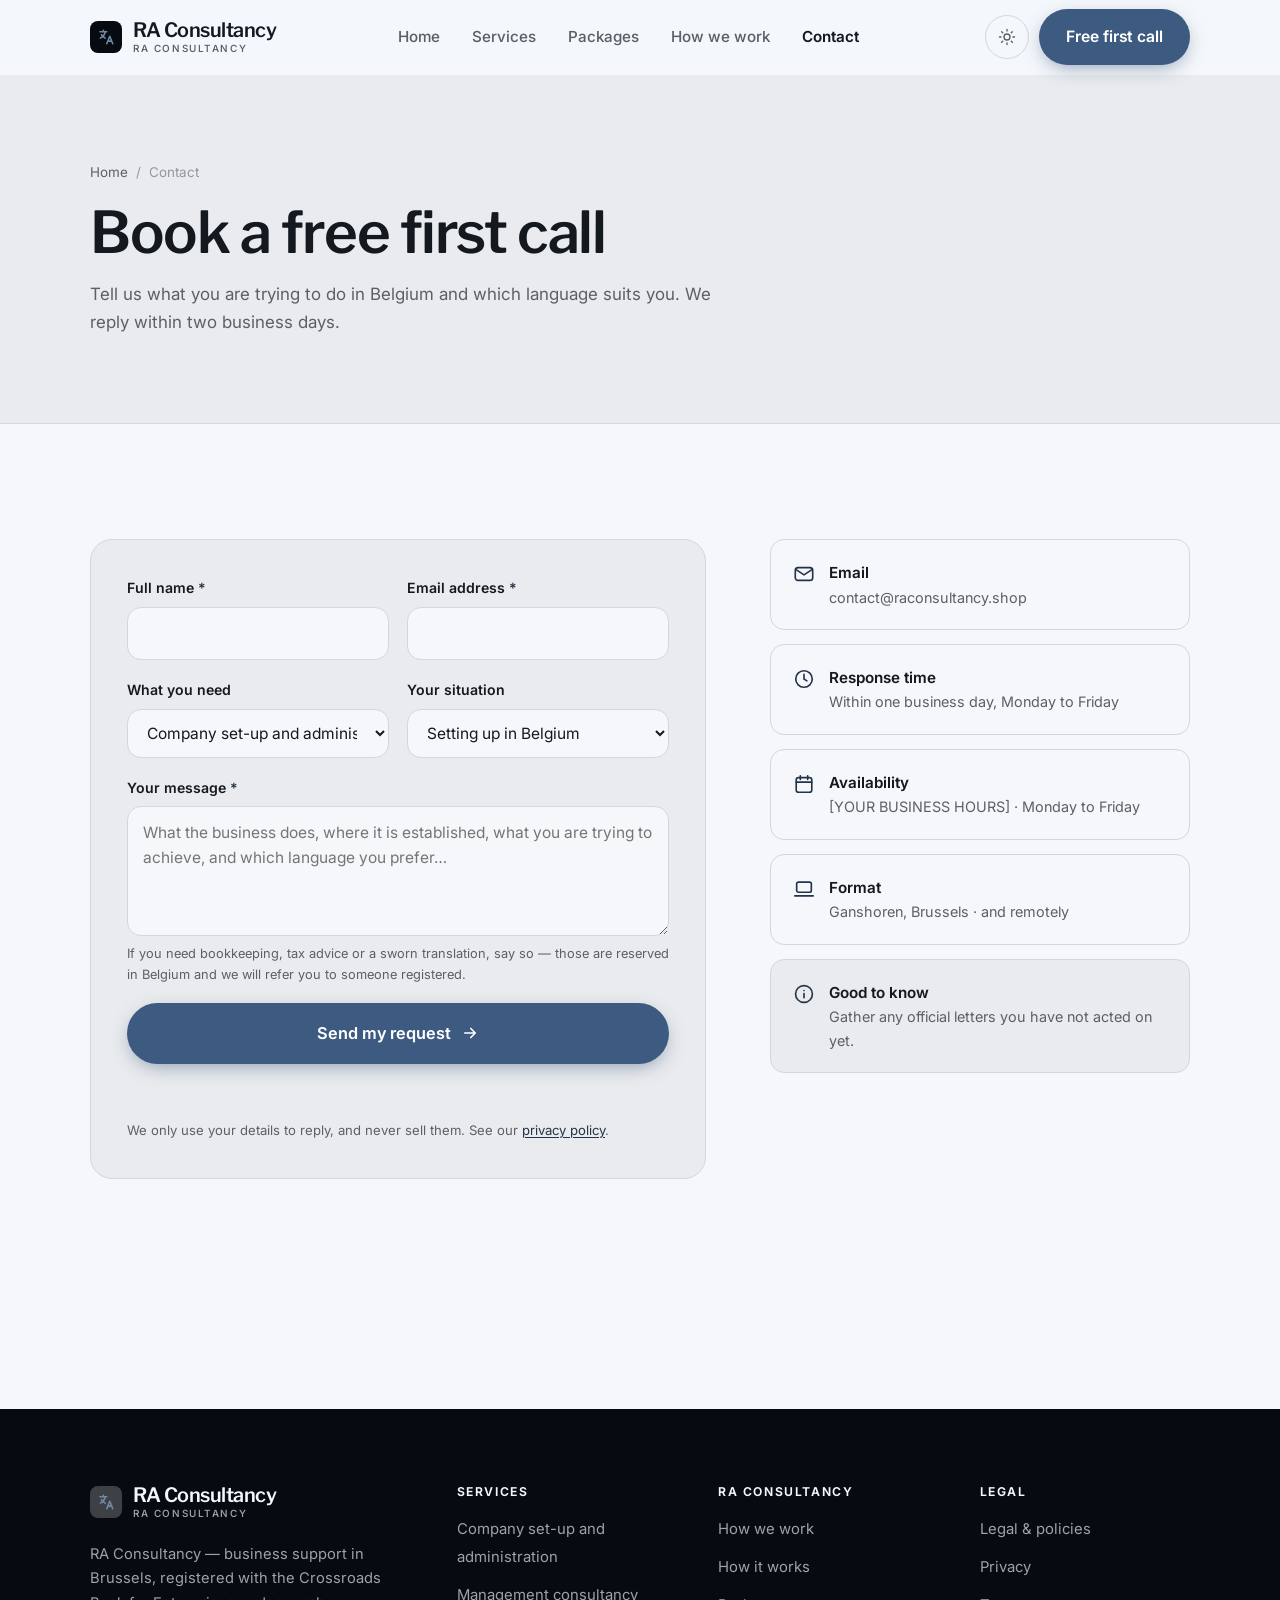
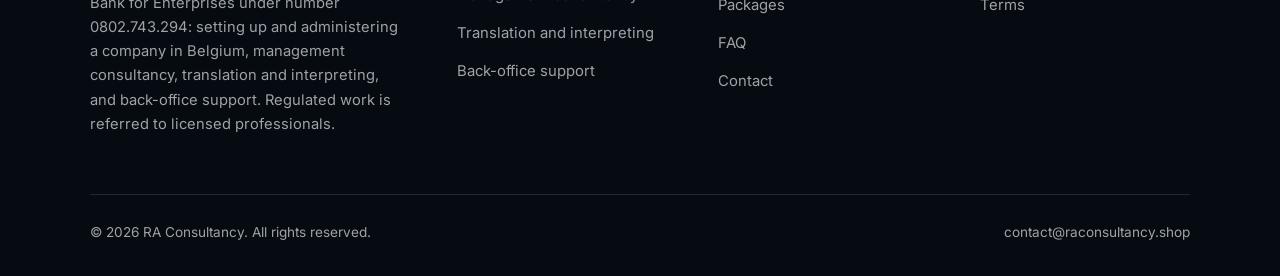
<file: contact.html>
<!DOCTYPE html>
<html lang="en" class="no-js">
<head>
<meta charset="utf-8">
<meta name="viewport" content="width=device-width, initial-scale=1">
<title>Contact — RA Consultancy</title>
<meta name="description" content="Contact RA Consultancy in Brussels. We reply within two business days.">
<link rel="canonical" href="https://raconsultancy.shop/contact.html">

<meta property="og:type" content="website">
<meta property="og:url" content="https://raconsultancy.shop/contact.html">
<meta property="og:site_name" content="RA Consultancy">
<meta property="og:locale" content="en_US">
<meta property="og:title" content="Contact — RA Consultancy">
<meta property="og:description" content="Contact RA Consultancy in Brussels. We reply within two business days.">
<meta name="theme-color" content="#060b12">

<link rel="icon" href="assets/img/favicon.svg" type="image/svg+xml">
<link rel="preconnect" href="https://fonts.googleapis.com">
<link rel="preconnect" href="https://fonts.gstatic.com" crossorigin>
<link rel="stylesheet" href="https://fonts.googleapis.com/css2?family=Libre+Franklin:wght@400..700&family=Inter:wght@400..700&display=swap">
<link rel="stylesheet" href="assets/css/style.css">

<!-- Thème appliqué avant le premier rendu (évite le flash) -->
<script>
document.documentElement.classList.remove('no-js');
(function(){try{var t=localStorage.getItem('site-theme');if(t){document.documentElement.setAttribute('data-theme',t);}}catch(e){}})();
</script>
</head>

<body>
<a class="skip-link" href="#main">Skip to main content</a>

<header class="site-header">
  <nav class="wrap nav" aria-label="Main navigation">
    <a class="brand" href="index.html">
      <svg class="brand__mark" viewBox="0 0 64 64" aria-hidden="true">
        <rect class="bm-bg" width="64" height="64" rx="16"/>
        <g class="bm-ic" transform="translate(14 14) scale(1.5)" fill="none" stroke-width="2.1" stroke-linecap="round" stroke-linejoin="round"><path d="M4 5h9M8.5 3v2M11 5c-.8 4-3.4 7-6.5 8.5M6 9c1.2 2 3 3.5 5 4.5M13 21l4-10 4 10M14.5 17.5h5"/></g>
      </svg>
      <span>RA Consultancy<span class="brand__sub">RA Consultancy</span></span>
    </a>

    <ul class="nav__links" id="nav-links">
      <li><a href="index.html">Home</a></li>
      <li><a href="programs.html">Services</a></li>
      <li><a href="index.html#pricing">Packages</a></li>
      <li><a href="about.html">How we work</a></li>
      <li><a href="contact.html" aria-current="page">Contact</a></li>
      <li><a class="btn btn--primary" href="contact.html">Free first call</a></li>
    </ul>

    <div class="nav__cta">
      <button class="theme-toggle" type="button" aria-label="Switch to dark theme">
        <svg class="icon-sun" viewBox="0 0 24 24" fill="none" stroke="currentColor" stroke-width="1.8" stroke-linecap="round" aria-hidden="true"><circle cx="12" cy="12" r="4"/><path d="M12 2v2m0 16v2M2 12h2m16 0h2M4.9 4.9l1.4 1.4m11.4 11.4 1.4 1.4M19.1 4.9l-1.4 1.4M6.3 17.7l-1.4 1.4"/></svg>
        <svg class="icon-moon" viewBox="0 0 24 24" fill="none" stroke="currentColor" stroke-width="1.8" stroke-linecap="round" stroke-linejoin="round" aria-hidden="true"><path d="M21 12.8A9 9 0 1 1 11.2 3a7 7 0 0 0 9.8 9.8z"/></svg>
      </button>
      <a class="btn btn--primary" href="contact.html">Free first call</a>
      <button class="nav__toggle" type="button" aria-expanded="false" aria-controls="nav-links" aria-label="Open menu">
        <svg class="icon-open" viewBox="0 0 24 24" fill="none" stroke="currentColor" stroke-width="2" stroke-linecap="round" aria-hidden="true"><path d="M3 6h18M3 12h18M3 18h18"/></svg>
        <svg class="icon-close" viewBox="0 0 24 24" fill="none" stroke="currentColor" stroke-width="2" stroke-linecap="round" aria-hidden="true"><path d="M6 6l12 12M18 6L6 18"/></svg>
      </button>
    </div>
  </nav>
</header>

<main id="main">

<section class="page-head">
  <div class="wrap">
    <nav class="breadcrumb" aria-label="Breadcrumb">
      <a href="index.html">Home</a><span>/</span><span aria-current="page">Contact</span>
    </nav>
    <h1>Book a free first call</h1>
    <p>Tell us what you are trying to do in Belgium and which language suits you. We reply within two business days.</p>
  </div>
</section>

<section class="section wrap">
  <div class="form-layout">

    <!--
      FORM: the action attribute holds a placeholder id. Create a free form at
      https://formspree.io and replace VOTRE_ID_FORMSPREE. Until then, the button
      opens the visitor's email app with a pre-filled message to contact@raconsultancy.shop.
    -->
    <form class="form" id="contact-form" action="https://formspree.io/f/VOTRE_ID_FORMSPREE" method="POST"
          data-email="contact@raconsultancy.shop" data-subject="Business support enquiry"
          data-msg-mail="Your email app will open with the message ready to send." data-msg-sending="Sending…"
          data-msg-ok="Thanks! Your message is on its way. We reply within one business day." data-msg-err="Sending failed. Please email us directly at">
      <div class="form__row">
        <div class="field">
          <label for="nom">Full name <span class="req" aria-hidden="true">*</span></label>
          <input type="text" id="nom" name="nom" autocomplete="name" required>
        </div>
        <div class="field">
          <label for="email">Email address <span class="req" aria-hidden="true">*</span></label>
          <input type="email" id="email" name="email" autocomplete="email" required>
        </div>
      </div>

      <div class="form__row">
        <div class="field">
          <label for="programme">What you need</label>
          <select id="programme" name="programme">
            <option>Company set-up and administration</option>
            <option>Management consultancy</option>
            <option>Translation and interpreting</option>
            <option>Back-office support</option>
            <option>Not sure yet</option>
          </select>
        </div>
        <div class="field">
          <label for="niveau">Your situation</label>
          <select id="niveau" name="niveau">
            <option>Setting up in Belgium</option>
            <option>Buried in administration</option>
            <option>Need translation</option>
            <option>Not sure what applies</option>
          </select>
        </div>
      </div>

      <div class="field">
        <label for="message">Your message <span class="req" aria-hidden="true">*</span></label>
        <textarea id="message" name="message" required placeholder="What the business does, where it is established, what you are trying to achieve, and which language you prefer…"></textarea>
        <span class="field__hint">If you need bookkeeping, tax advice or a sworn translation, say so — those are reserved in Belgium and we will refer you to someone registered.</span>
      </div>

      <!-- Bot trap: hidden from humans -->
      <div class="visually-hidden" aria-hidden="true">
        <label for="site-web">Leave this field empty</label>
        <input type="text" id="site-web" name="_gotcha" tabindex="-1" autocomplete="off">
      </div>

      <button class="btn btn--primary btn--lg" type="submit">Send my request <svg viewBox="0 0 24 24" fill="none" stroke="currentColor" stroke-width="2.2" stroke-linecap="round" stroke-linejoin="round" aria-hidden="true"><path d="M5 12h14M13 6l6 6-6 6"/></svg></button>

      <p id="form-status" class="form__status" role="status" aria-live="polite"></p>

      <p class="form__note">
        We only use your details to reply, and never sell them. See our <a href="legal.html#privacy">privacy policy</a>.
      </p>
    </form>

    <aside class="contact-aside">
      <div class="contact-card">
        <svg viewBox="0 0 24 24" fill="none" stroke="currentColor" stroke-width="1.8" stroke-linecap="round" stroke-linejoin="round" aria-hidden="true"><rect x="2.5" y="5" width="19" height="14" rx="3"/><path d="M3 7l9 6 9-6"/></svg>
        <div><b>Email</b><a href="mailto:contact@raconsultancy.shop">contact@raconsultancy.shop</a></div>
      </div>
      <div class="contact-card">
        <svg viewBox="0 0 24 24" fill="none" stroke="currentColor" stroke-width="1.8" stroke-linecap="round" stroke-linejoin="round" aria-hidden="true"><circle cx="12" cy="12" r="9"/><path d="M12 7v5l3.2 2"/></svg>
        <div><b>Response time</b><span>Within one business day, Monday to Friday</span></div>
      </div>
      <div class="contact-card">
        <svg viewBox="0 0 24 24" fill="none" stroke="currentColor" stroke-width="1.8" stroke-linecap="round" stroke-linejoin="round" aria-hidden="true"><rect x="3.5" y="5" width="17" height="16" rx="2.5"/><path d="M8 3v4M16 3v4M3.5 10h17"/></svg>
        <div><b>Availability</b><span>[YOUR BUSINESS HOURS] · Monday to Friday</span></div>
      </div>
      <div class="contact-card">
        <svg viewBox="0 0 24 24" fill="none" stroke="currentColor" stroke-width="1.8" stroke-linecap="round" stroke-linejoin="round" aria-hidden="true"><rect x="4" y="4.5" width="16" height="11" rx="2"/><path d="M2 19.5h20"/></svg>
        <div><b>Format</b><span>Ganshoren, Brussels · and remotely</span></div>
      </div>
      <div class="contact-card contact-card--soft">
        <svg viewBox="0 0 24 24" fill="none" stroke="currentColor" stroke-width="1.8" stroke-linecap="round" stroke-linejoin="round" aria-hidden="true"><circle cx="12" cy="12" r="9.2"/><path d="M12 16v-4.5M12 8.2v.1"/></svg>
        <div><b>Good to know</b><span>Gather any official letters you have not acted on yet.</span></div>
      </div>
    </aside>

  </div>
</section>

</main>

<footer class="site-footer">
  <div class="wrap">
    <div class="footer__grid">
      <div class="footer__brand">
        <a class="brand" href="index.html">
          <svg class="brand__mark" viewBox="0 0 64 64" aria-hidden="true">
        <rect class="bm-bg" width="64" height="64" rx="16"/>
        <g class="bm-ic" transform="translate(14 14) scale(1.5)" fill="none" stroke-width="2.1" stroke-linecap="round" stroke-linejoin="round"><path d="M4 5h9M8.5 3v2M11 5c-.8 4-3.4 7-6.5 8.5M6 9c1.2 2 3 3.5 5 4.5M13 21l4-10 4 10M14.5 17.5h5"/></g>
      </svg>
          <span>RA Consultancy<span class="brand__sub">RA Consultancy</span></span>
        </a>
        <p>RA Consultancy — business support in Brussels, registered with the Crossroads Bank for Enterprises under number 0802.743.294: setting up and administering a company in Belgium, management consultancy, translation and interpreting, and back-office support. Regulated work is referred to licensed professionals.</p>
      </div>

      <div class="footer__col">
        <h4>Services</h4>
        <ul>
          <li><a href="programs.html#setup">Company set-up and administration</a></li>
          <li><a href="programs.html#consultancy">Management consultancy</a></li>
          <li><a href="programs.html#translation">Translation and interpreting</a></li>
          <li><a href="programs.html#backoffice">Back-office support</a></li>
        </ul>
      </div>

      <div class="footer__col">
        <h4>RA Consultancy</h4>
        <ul>
          <li><a href="about.html">How we work</a></li>
          <li><a href="index.html#how-it-works">How it works</a></li>
          <li><a href="index.html#pricing">Packages</a></li>
          <li><a href="index.html#faq">FAQ</a></li>
          <li><a href="contact.html">Contact</a></li>
        </ul>
      </div>

      <div class="footer__col">
        <h4>Legal</h4>
        <ul>
          <li><a href="legal.html">Legal &amp; policies</a></li>
          <li><a href="legal.html#privacy">Privacy</a></li>
          <li><a href="legal.html#terms">Terms</a></li>
        </ul>
      </div>
    </div>

    <div class="footer__bottom">
      <p>© <span data-year>2026</span> RA Consultancy. All rights reserved.</p>
      <p><a href="mailto:contact@raconsultancy.shop">contact@raconsultancy.shop</a></p>
    </div>
  </div>
</footer>

<script src="assets/js/main.js" defer></script>
</body>
</html>
</file>
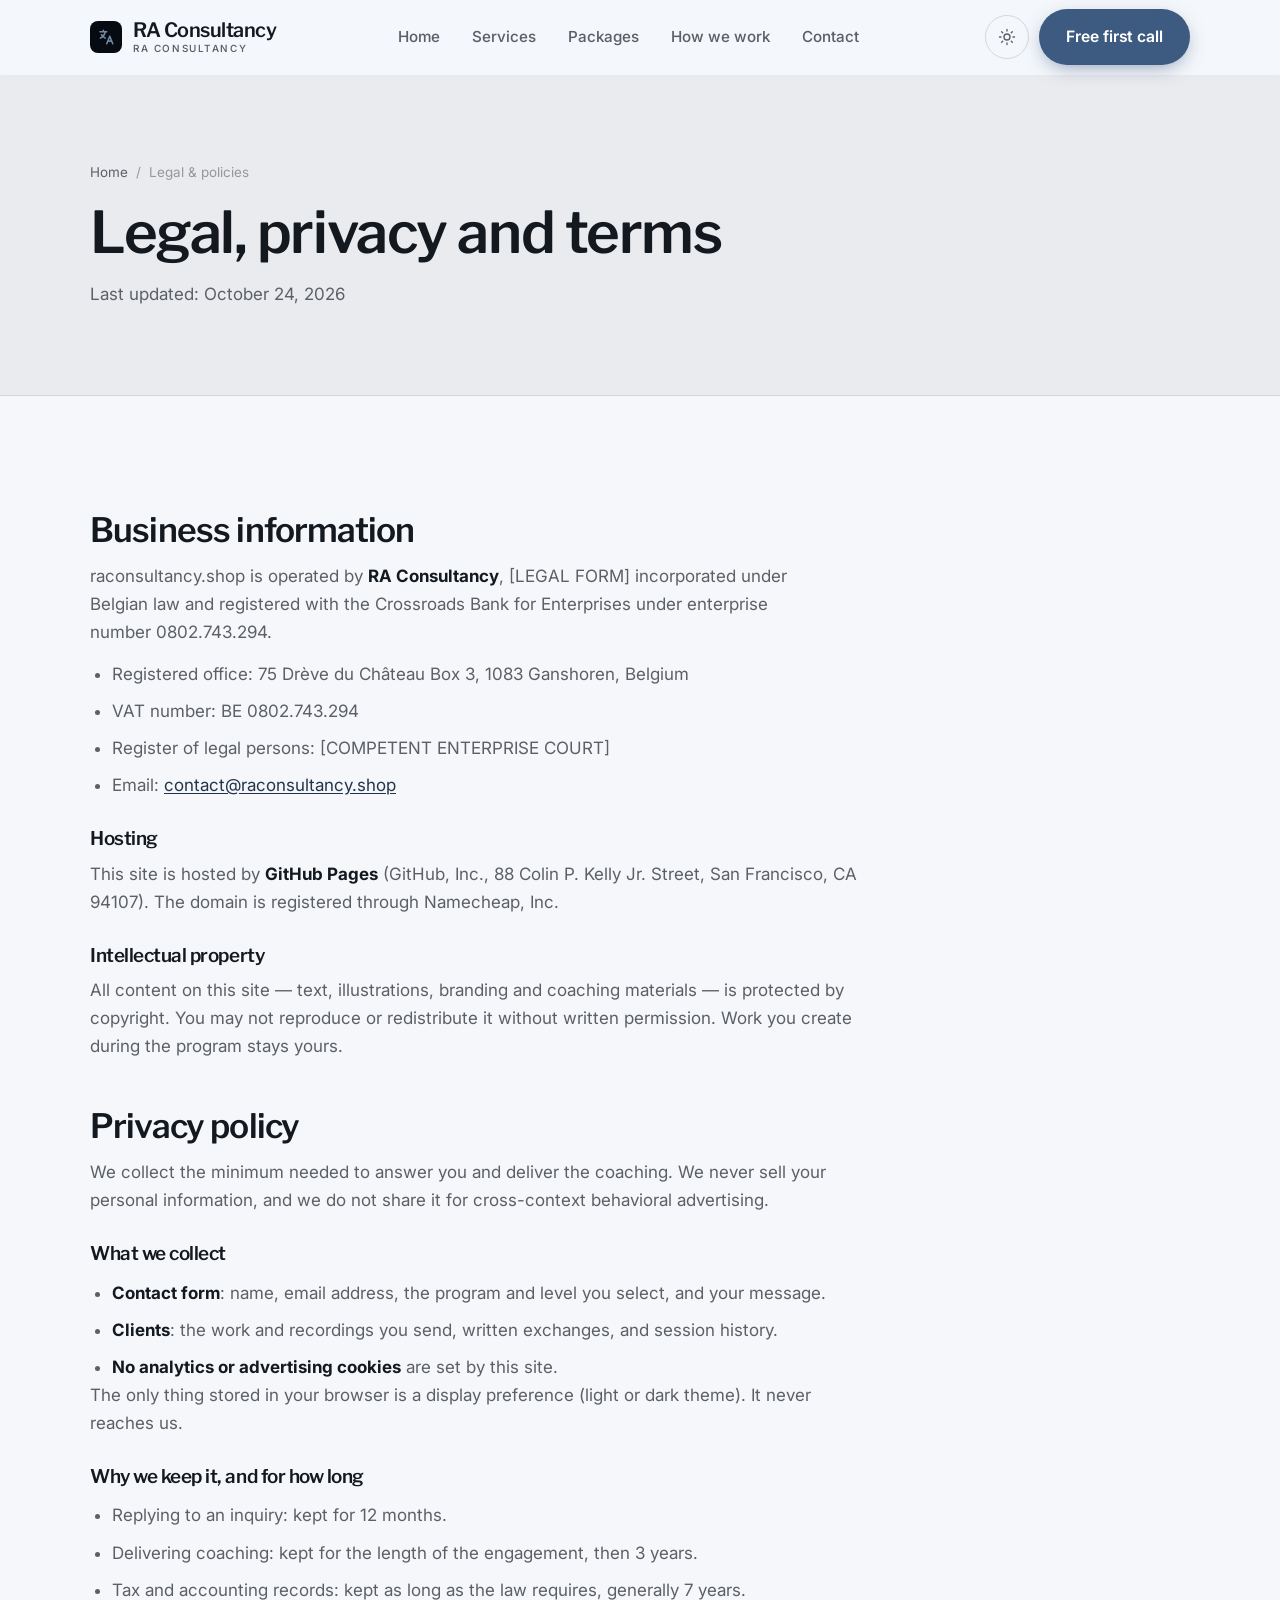
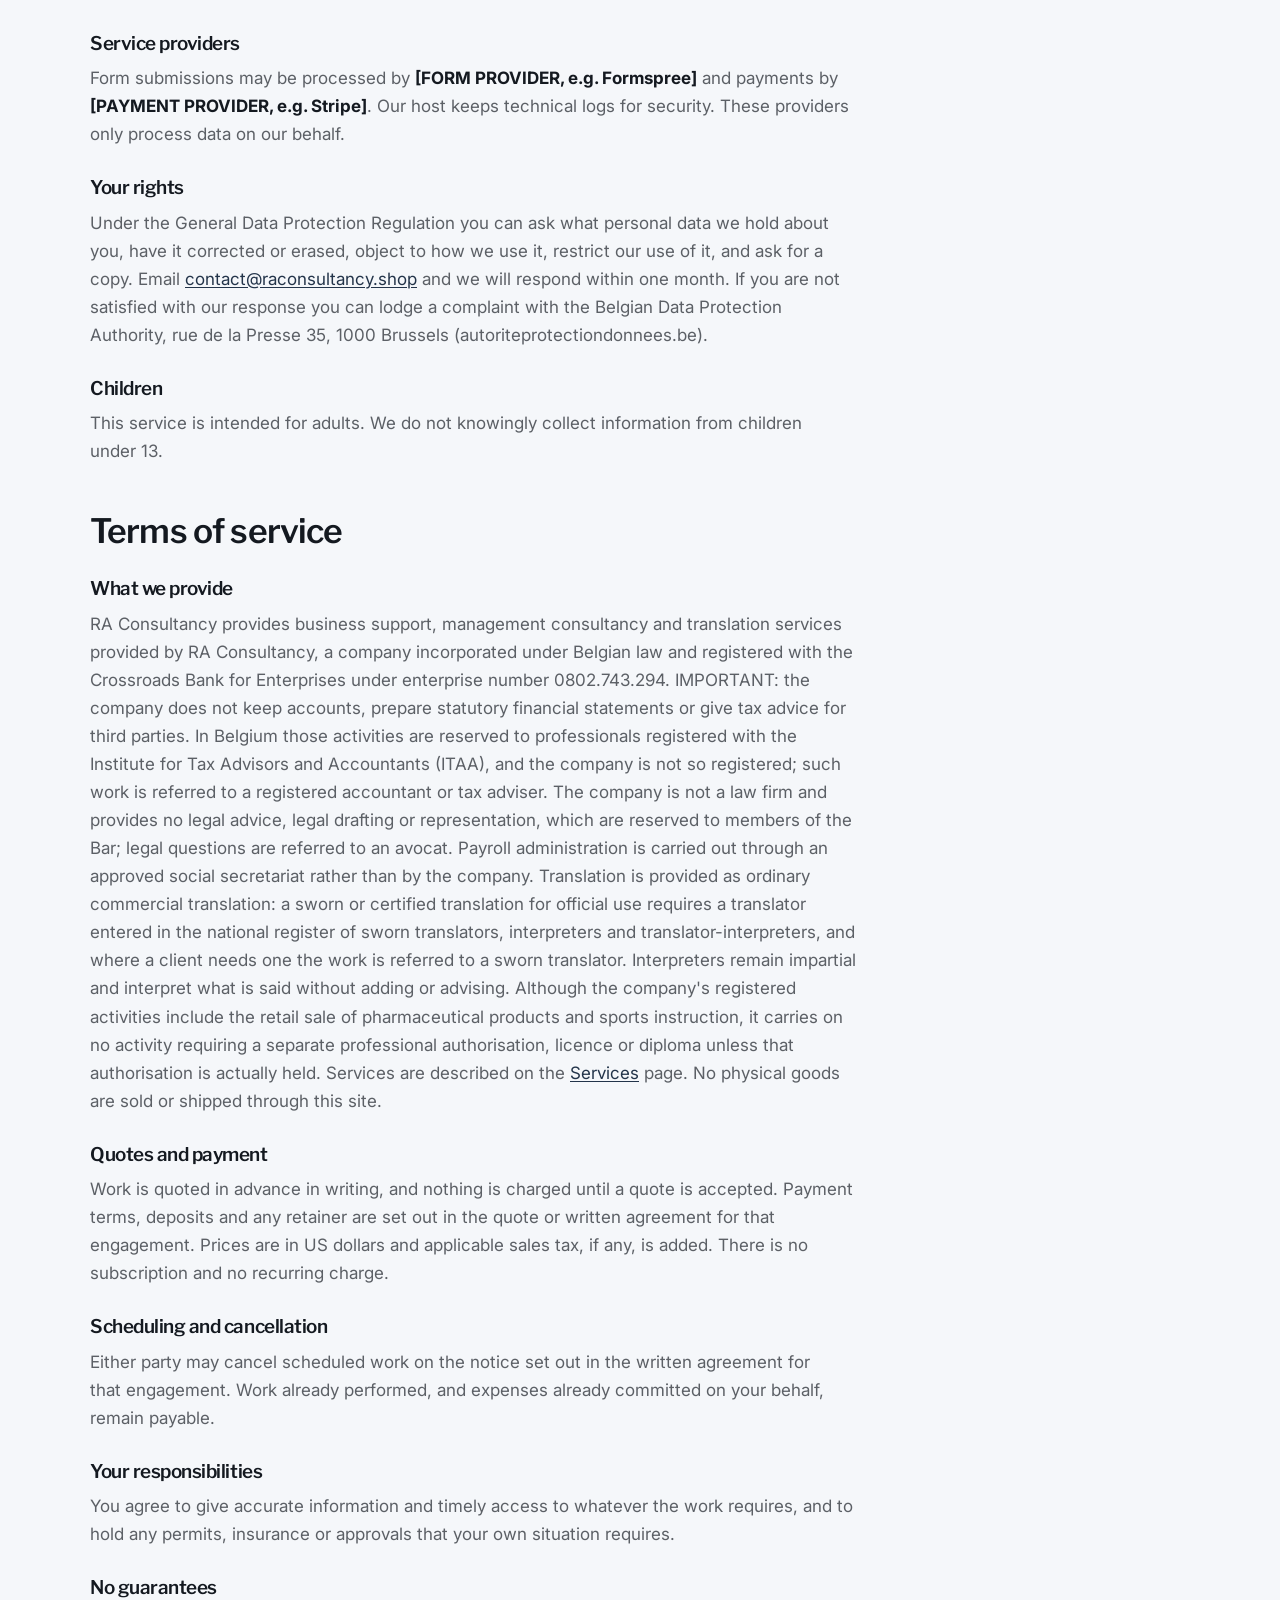
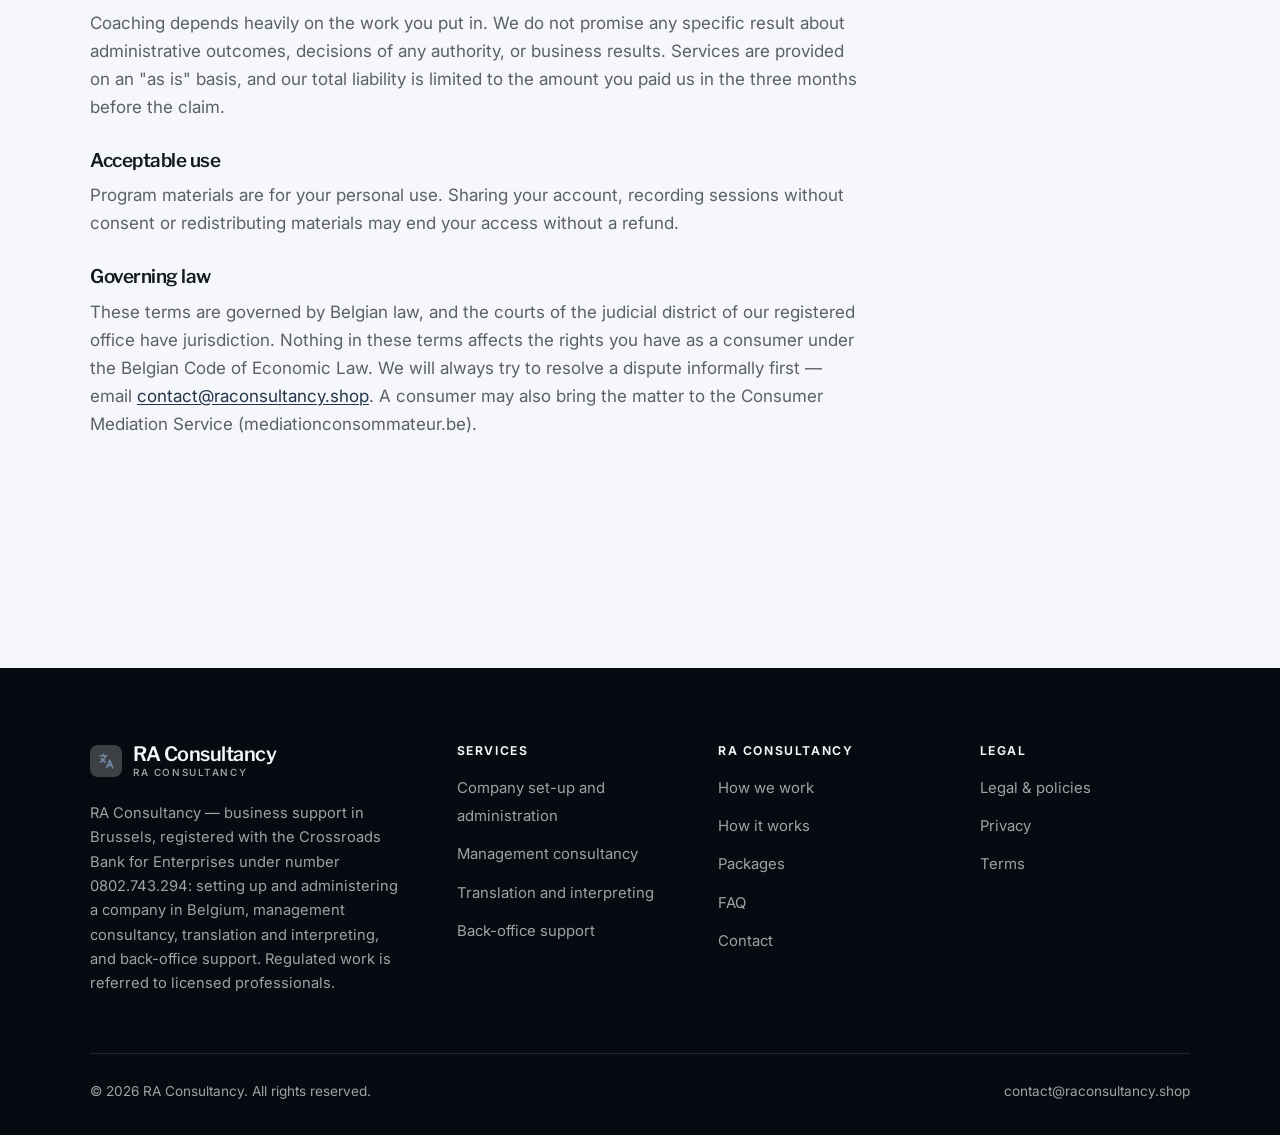
<file: legal.html>
<!DOCTYPE html>
<html lang="en" class="no-js">
<head>
<meta charset="utf-8">
<meta name="viewport" content="width=device-width, initial-scale=1">
<title>Legal, privacy and terms — RA Consultancy</title>
<meta name="description" content="Business information, privacy policy and terms of service for RA Consultancy.">
<meta name="robots" content="noindex">

<meta property="og:type" content="website">
<meta property="og:url" content="https://raconsultancy.shop/legal.html">
<meta property="og:site_name" content="RA Consultancy">
<meta property="og:locale" content="en_US">
<meta property="og:title" content="Legal, privacy and terms — RA Consultancy">
<meta property="og:description" content="Business information, privacy policy and terms of service for RA Consultancy.">
<meta name="theme-color" content="#060b12">

<link rel="icon" href="assets/img/favicon.svg" type="image/svg+xml">
<link rel="preconnect" href="https://fonts.googleapis.com">
<link rel="preconnect" href="https://fonts.gstatic.com" crossorigin>
<link rel="stylesheet" href="https://fonts.googleapis.com/css2?family=Libre+Franklin:wght@400..700&family=Inter:wght@400..700&display=swap">
<link rel="stylesheet" href="assets/css/style.css">

<!-- Thème appliqué avant le premier rendu (évite le flash) -->
<script>
document.documentElement.classList.remove('no-js');
(function(){try{var t=localStorage.getItem('site-theme');if(t){document.documentElement.setAttribute('data-theme',t);}}catch(e){}})();
</script>
</head>

<body>
<a class="skip-link" href="#main">Skip to main content</a>

<header class="site-header">
  <nav class="wrap nav" aria-label="Main navigation">
    <a class="brand" href="index.html">
      <svg class="brand__mark" viewBox="0 0 64 64" aria-hidden="true">
        <rect class="bm-bg" width="64" height="64" rx="16"/>
        <g class="bm-ic" transform="translate(14 14) scale(1.5)" fill="none" stroke-width="2.1" stroke-linecap="round" stroke-linejoin="round"><path d="M4 5h9M8.5 3v2M11 5c-.8 4-3.4 7-6.5 8.5M6 9c1.2 2 3 3.5 5 4.5M13 21l4-10 4 10M14.5 17.5h5"/></g>
      </svg>
      <span>RA Consultancy<span class="brand__sub">RA Consultancy</span></span>
    </a>

    <ul class="nav__links" id="nav-links">
      <li><a href="index.html">Home</a></li>
      <li><a href="programs.html">Services</a></li>
      <li><a href="index.html#pricing">Packages</a></li>
      <li><a href="about.html">How we work</a></li>
      <li><a href="contact.html">Contact</a></li>
      <li><a class="btn btn--primary" href="contact.html">Free first call</a></li>
    </ul>

    <div class="nav__cta">
      <button class="theme-toggle" type="button" aria-label="Switch to dark theme">
        <svg class="icon-sun" viewBox="0 0 24 24" fill="none" stroke="currentColor" stroke-width="1.8" stroke-linecap="round" aria-hidden="true"><circle cx="12" cy="12" r="4"/><path d="M12 2v2m0 16v2M2 12h2m16 0h2M4.9 4.9l1.4 1.4m11.4 11.4 1.4 1.4M19.1 4.9l-1.4 1.4M6.3 17.7l-1.4 1.4"/></svg>
        <svg class="icon-moon" viewBox="0 0 24 24" fill="none" stroke="currentColor" stroke-width="1.8" stroke-linecap="round" stroke-linejoin="round" aria-hidden="true"><path d="M21 12.8A9 9 0 1 1 11.2 3a7 7 0 0 0 9.8 9.8z"/></svg>
      </button>
      <a class="btn btn--primary" href="contact.html">Free first call</a>
      <button class="nav__toggle" type="button" aria-expanded="false" aria-controls="nav-links" aria-label="Open menu">
        <svg class="icon-open" viewBox="0 0 24 24" fill="none" stroke="currentColor" stroke-width="2" stroke-linecap="round" aria-hidden="true"><path d="M3 6h18M3 12h18M3 18h18"/></svg>
        <svg class="icon-close" viewBox="0 0 24 24" fill="none" stroke="currentColor" stroke-width="2" stroke-linecap="round" aria-hidden="true"><path d="M6 6l12 12M18 6L6 18"/></svg>
      </button>
    </div>
  </nav>
</header>

<main id="main">

<section class="page-head">
  <div class="wrap">
    <nav class="breadcrumb" aria-label="Breadcrumb">
      <a href="index.html">Home</a><span>/</span><span aria-current="page">Legal &amp; policies</span>
    </nav>
    <h1>Legal, privacy and terms</h1>
    <p>Last updated: <time datetime="2026-10-24">October 24, 2026</time></p>
  </div>
</section>

<section class="section wrap">
  <div class="prose">

    <!--
      TO DO: this is a skeleton, not legal advice. Replace every [BRACKET] with
      your real details before selling, and have a lawyer review it if you can.
      Consumer protection rules differ by state.
    -->

    <h2 id="business">Business information</h2>
    <p>
      raconsultancy.shop is operated by <strong>RA Consultancy</strong>,
      [LEGAL FORM] incorporated under Belgian law and registered with the
      Crossroads Bank for Enterprises under enterprise number 0802.743.294.
    </p>
    <ul>
      <li>Registered office: 75 Drève du Château Box 3, 1083 Ganshoren, Belgium</li>
      <li>VAT number: BE 0802.743.294</li>
      <li>Register of legal persons: [COMPETENT ENTERPRISE COURT]</li>
      <li>Email: <a href="mailto:contact@raconsultancy.shop">contact@raconsultancy.shop</a></li>
    </ul>

    <h3>Hosting</h3>
    <p>
      This site is hosted by <strong>GitHub Pages</strong> (GitHub, Inc., 88 Colin P. Kelly Jr. Street,
      San Francisco, CA 94107). The domain is registered through Namecheap, Inc.
    </p>

    <h3>Intellectual property</h3>
    <p>
      All content on this site — text, illustrations, branding and coaching materials — is protected by
      copyright. You may not reproduce or redistribute it without written permission. Work you create during
      the program stays yours.
    </p>

    <h2 id="privacy">Privacy policy</h2>
    <p>
      We collect the minimum needed to answer you and deliver the coaching. We never sell your personal
      information, and we do not share it for cross-context behavioral advertising.
    </p>
    <h3>What we collect</h3>
    <ul>
      <li><strong>Contact form</strong>: name, email address, the program and level you select, and your message.</li>
      <li><strong>Clients</strong>: the work and recordings you send, written exchanges, and session history.</li>
      <li><strong>No analytics or advertising cookies</strong> are set by this site.</li>
    </ul>
    <p>
      The only thing stored in your browser is a display preference (light or dark theme). It never reaches us.
    </p>
    <h3>Why we keep it, and for how long</h3>
    <ul>
      <li>Replying to an inquiry: kept for 12 months.</li>
      <li>Delivering coaching: kept for the length of the engagement, then 3 years.</li>
      <li>Tax and accounting records: kept as long as the law requires, generally 7 years.</li>
    </ul>
    <h3>Service providers</h3>
    <p>
      Form submissions may be processed by <strong>[FORM PROVIDER, e.g. Formspree]</strong> and payments by
      <strong>[PAYMENT PROVIDER, e.g. Stripe]</strong>. Our host keeps technical logs for security. These
      providers only process data on our behalf.
    </p>
    <h3>Your rights</h3>
    <p>
      Under the General Data Protection Regulation you can ask what personal data we hold about you,
      have it corrected or erased, object to how we use it, restrict our use of it, and ask for a copy.
      Email <a href="mailto:contact@raconsultancy.shop">contact@raconsultancy.shop</a> and we will respond within one month. If you are not
      satisfied with our response you can lodge a complaint with the Belgian Data Protection Authority,
      rue de la Presse 35, 1000 Brussels (autoriteprotectiondonnees.be).
    </p>
    <h3>Children</h3>
    <p>
      This service is intended for adults. We do not knowingly collect information from children under 13.
    </p>

    <h2 id="terms">Terms of service</h2>
    <h3>What we provide</h3>
    <p>
      RA Consultancy provides business support, management consultancy and translation services provided by RA Consultancy, a company incorporated under Belgian law and registered with the Crossroads Bank for Enterprises under enterprise number 0802.743.294. IMPORTANT: the company does not keep accounts, prepare statutory financial statements or give tax advice for third parties. In Belgium those activities are reserved to professionals registered with the Institute for Tax Advisors and Accountants (ITAA), and the company is not so registered; such work is referred to a registered accountant or tax adviser. The company is not a law firm and provides no legal advice, legal drafting or representation, which are reserved to members of the Bar; legal questions are referred to an avocat. Payroll administration is carried out through an approved social secretariat rather than by the company. Translation is provided as ordinary commercial translation: a sworn or certified translation for official use requires a translator entered in the national register of sworn translators, interpreters and translator-interpreters, and where a client needs one the work is referred to a sworn translator. Interpreters remain impartial and interpret what is said without adding or advising. Although the company's registered activities include the retail sale of pharmaceutical products and sports instruction, it carries on no activity requiring a separate professional authorisation, licence or diploma unless that authorisation is actually held. Services are described on the
      <a href="programs.html">Services</a> page. No physical goods are sold or shipped through this site.
    </p>
    <h3>Quotes and payment</h3>
    <p>
      Work is quoted in advance in writing, and nothing is charged until a quote is accepted. Payment terms,
      deposits and any retainer are set out in the quote or written agreement for that engagement. Prices are in
      US dollars and applicable sales tax, if any, is added. There is no subscription and no recurring charge.
    </p>
    <h3>Scheduling and cancellation</h3>
    <p>
      Either party may cancel scheduled work on the notice set out in the written agreement for that engagement.
      Work already performed, and expenses already committed on your behalf, remain payable.
    </p>
    <h3>Your responsibilities</h3>
    <p>
      You agree to give accurate information and timely access to whatever the work requires, and to hold any
      permits, insurance or approvals that your own situation requires.
    </p>

    <h3>No guarantees</h3>
    <p>
      Coaching depends heavily on the work you put in. We do not promise any specific result
      about administrative outcomes, decisions of any authority, or business results. Services are provided on an "as is" basis, and our total
      liability is limited to the amount you paid us in the three months before the claim.
    </p>
    <h3>Acceptable use</h3>
    <p>
      Program materials are for your personal use. Sharing your account, recording sessions without consent
      or redistributing materials may end your access without a refund.
    </p>
    <h3>Governing law</h3>
    <p>
      These terms are governed by Belgian law, and the courts of the judicial district of our
      registered office have jurisdiction. Nothing in these terms affects the rights you have as a
      consumer under the Belgian Code of Economic Law. We will always try to resolve a dispute
      informally first — email <a href="mailto:contact@raconsultancy.shop">contact@raconsultancy.shop</a>. A consumer may also bring the
      matter to the Consumer Mediation Service (mediationconsommateur.be).
    </p>

  </div>
</section>

</main>

<footer class="site-footer">
  <div class="wrap">
    <div class="footer__grid">
      <div class="footer__brand">
        <a class="brand" href="index.html">
          <svg class="brand__mark" viewBox="0 0 64 64" aria-hidden="true">
        <rect class="bm-bg" width="64" height="64" rx="16"/>
        <g class="bm-ic" transform="translate(14 14) scale(1.5)" fill="none" stroke-width="2.1" stroke-linecap="round" stroke-linejoin="round"><path d="M4 5h9M8.5 3v2M11 5c-.8 4-3.4 7-6.5 8.5M6 9c1.2 2 3 3.5 5 4.5M13 21l4-10 4 10M14.5 17.5h5"/></g>
      </svg>
          <span>RA Consultancy<span class="brand__sub">RA Consultancy</span></span>
        </a>
        <p>RA Consultancy — business support in Brussels, registered with the Crossroads Bank for Enterprises under number 0802.743.294: setting up and administering a company in Belgium, management consultancy, translation and interpreting, and back-office support. Regulated work is referred to licensed professionals.</p>
      </div>

      <div class="footer__col">
        <h4>Services</h4>
        <ul>
          <li><a href="programs.html#setup">Company set-up and administration</a></li>
          <li><a href="programs.html#consultancy">Management consultancy</a></li>
          <li><a href="programs.html#translation">Translation and interpreting</a></li>
          <li><a href="programs.html#backoffice">Back-office support</a></li>
        </ul>
      </div>

      <div class="footer__col">
        <h4>RA Consultancy</h4>
        <ul>
          <li><a href="about.html">How we work</a></li>
          <li><a href="index.html#how-it-works">How it works</a></li>
          <li><a href="index.html#pricing">Packages</a></li>
          <li><a href="index.html#faq">FAQ</a></li>
          <li><a href="contact.html">Contact</a></li>
        </ul>
      </div>

      <div class="footer__col">
        <h4>Legal</h4>
        <ul>
          <li><a href="legal.html">Legal &amp; policies</a></li>
          <li><a href="legal.html#privacy">Privacy</a></li>
          <li><a href="legal.html#terms">Terms</a></li>
        </ul>
      </div>
    </div>

    <div class="footer__bottom">
      <p>© <span data-year>2026</span> RA Consultancy. All rights reserved.</p>
      <p><a href="mailto:contact@raconsultancy.shop">contact@raconsultancy.shop</a></p>
    </div>
  </div>
</footer>

<script src="assets/js/main.js" defer></script>
</body>
</html>
</file>
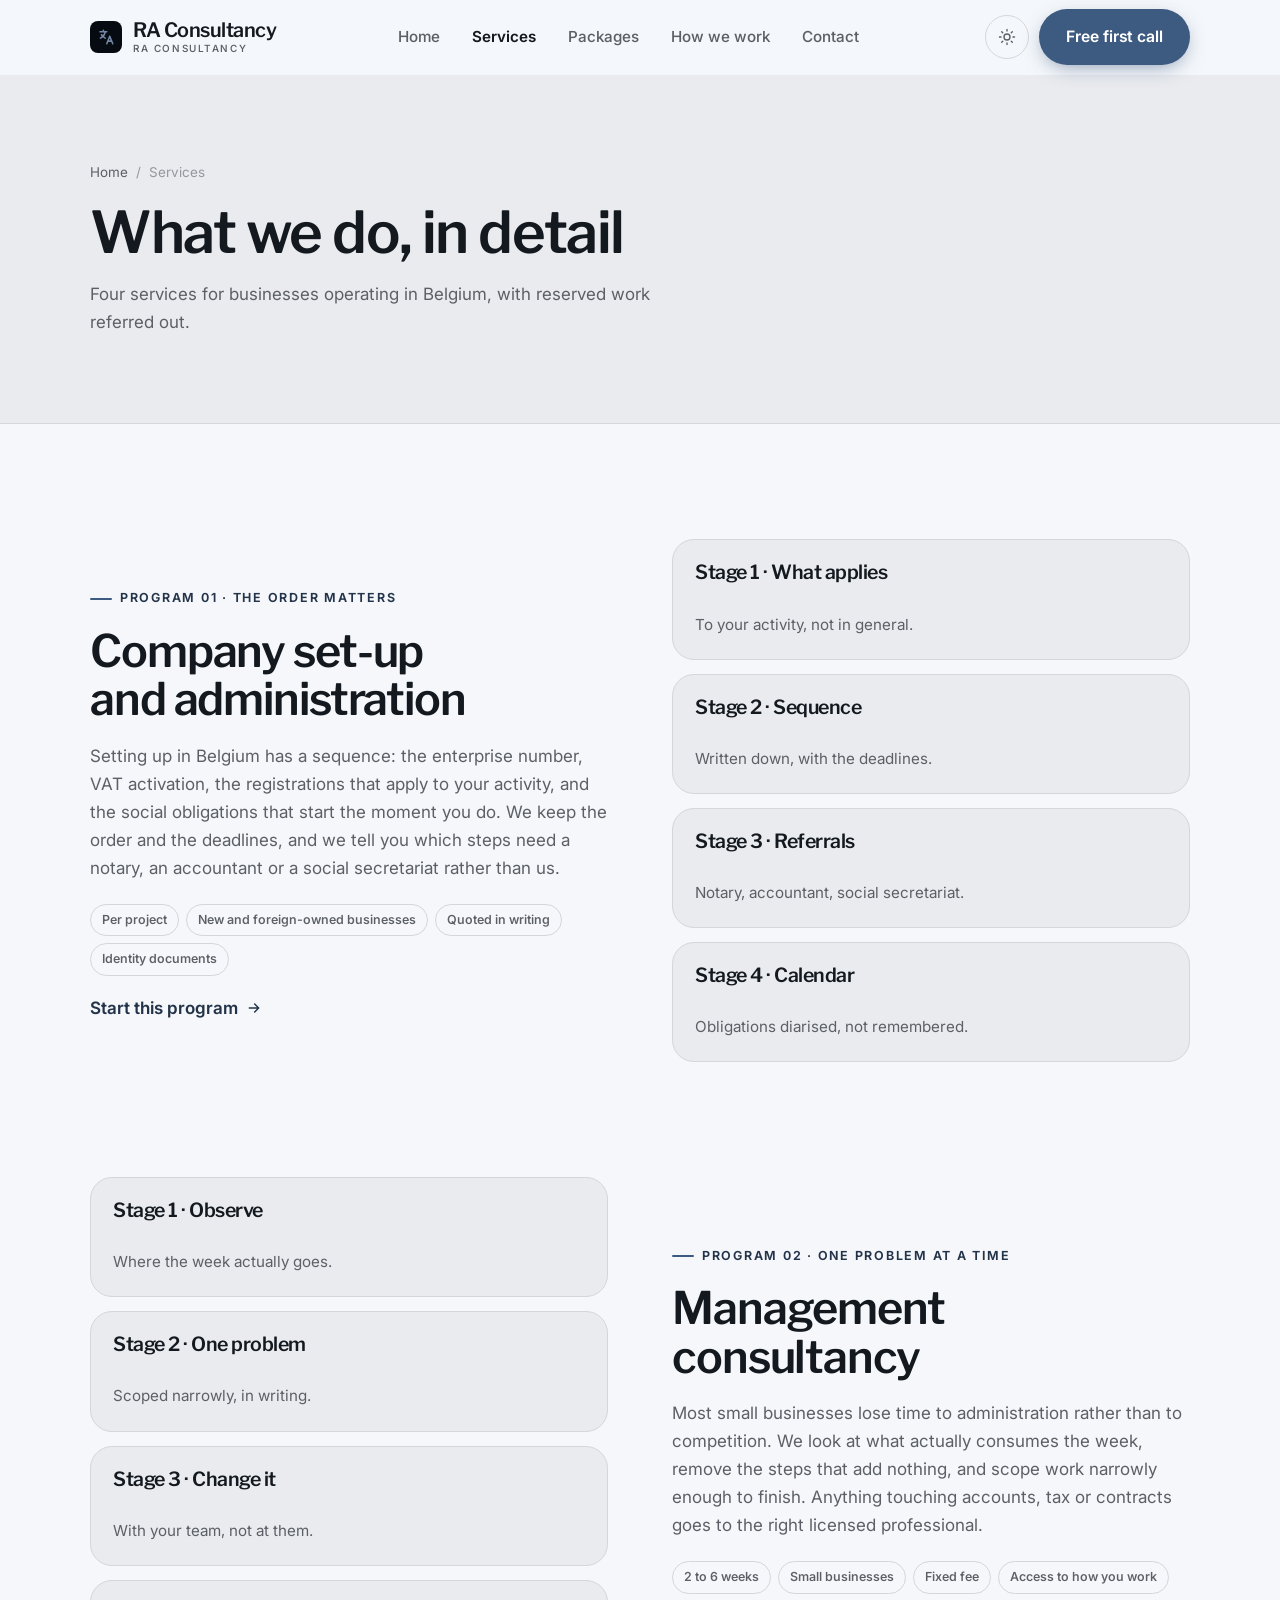
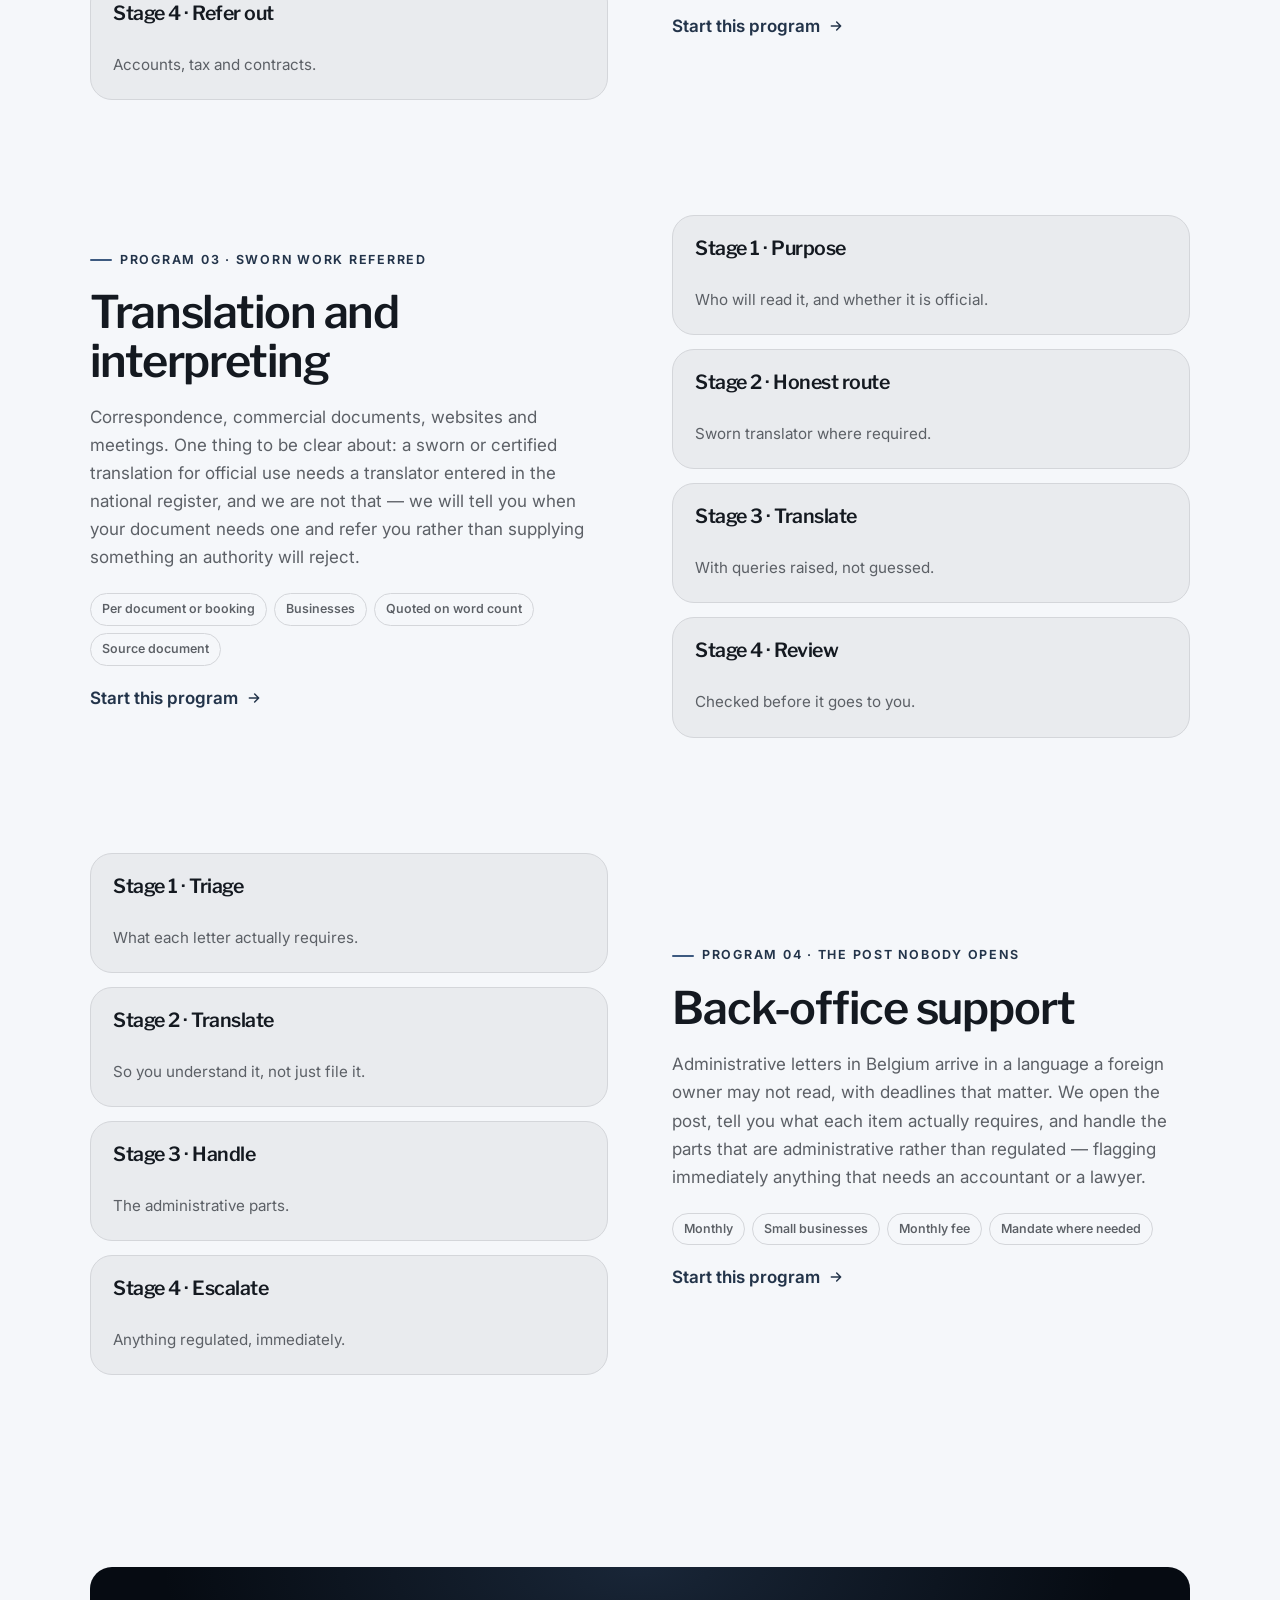
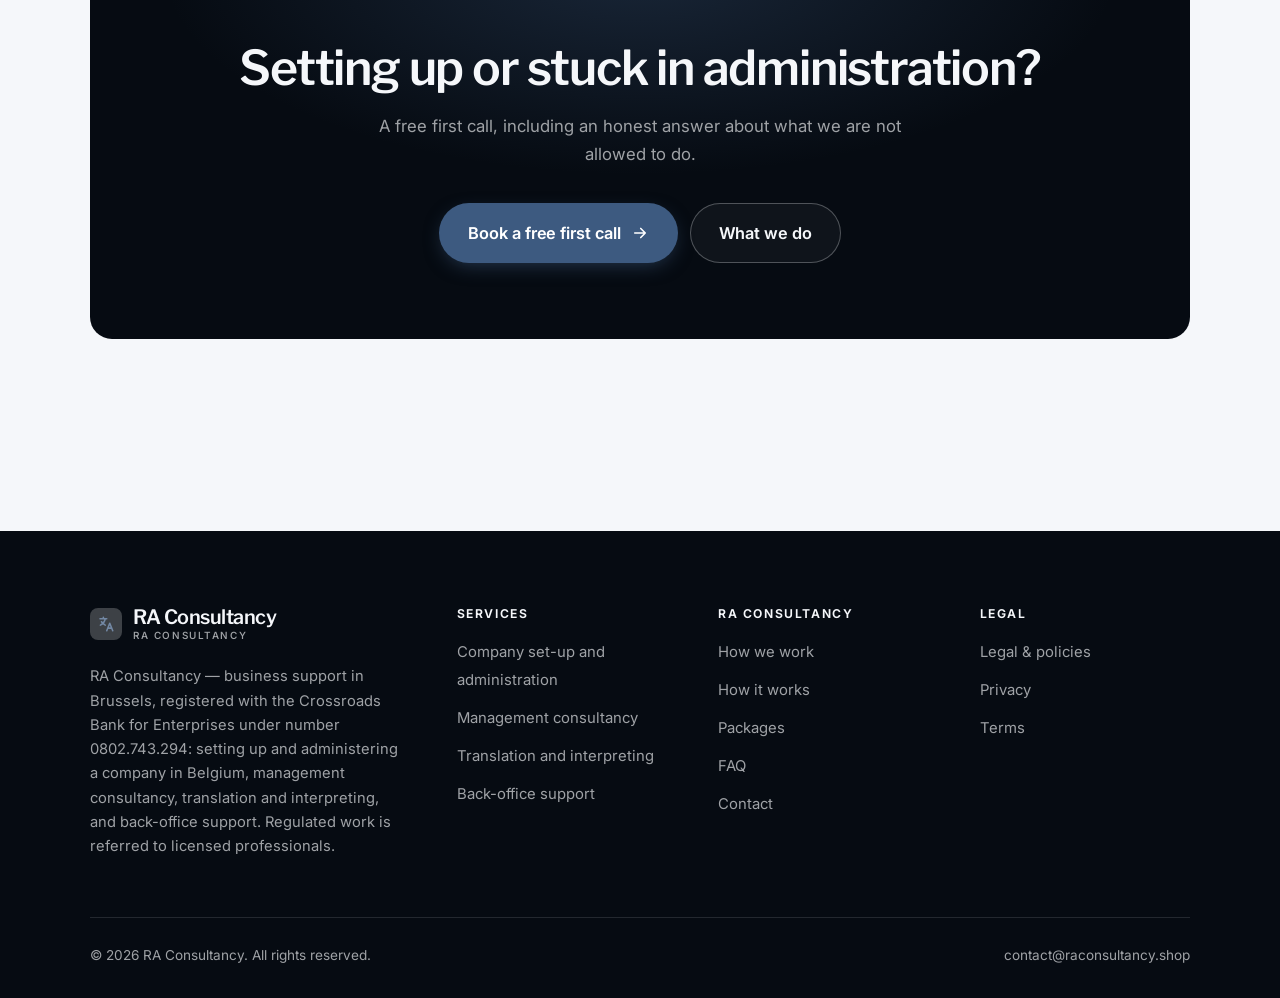
<file: programs.html>
<!DOCTYPE html>
<html lang="en" class="no-js">
<head>
<meta charset="utf-8">
<meta name="viewport" content="width=device-width, initial-scale=1">
<title>Services — RA Consultancy</title>
<meta name="description" content="Services of RA Consultancy: company set-up and administration, management consultancy, translation and interpreting, and back-office support.">
<link rel="canonical" href="https://raconsultancy.shop/programs.html">

<meta property="og:type" content="website">
<meta property="og:url" content="https://raconsultancy.shop/programs.html">
<meta property="og:site_name" content="RA Consultancy">
<meta property="og:locale" content="en_US">
<meta property="og:title" content="Services — RA Consultancy">
<meta property="og:description" content="Services of RA Consultancy: company set-up and administration, management consultancy, translation and interpreting, and back-office support.">
<meta name="theme-color" content="#060b12">

<link rel="icon" href="assets/img/favicon.svg" type="image/svg+xml">
<link rel="preconnect" href="https://fonts.googleapis.com">
<link rel="preconnect" href="https://fonts.gstatic.com" crossorigin>
<link rel="stylesheet" href="https://fonts.googleapis.com/css2?family=Libre+Franklin:wght@400..700&family=Inter:wght@400..700&display=swap">
<link rel="stylesheet" href="assets/css/style.css">

<!-- Thème appliqué avant le premier rendu (évite le flash) -->
<script>
document.documentElement.classList.remove('no-js');
(function(){try{var t=localStorage.getItem('site-theme');if(t){document.documentElement.setAttribute('data-theme',t);}}catch(e){}})();
</script>
</head>

<body>
<a class="skip-link" href="#main">Skip to main content</a>

<header class="site-header">
  <nav class="wrap nav" aria-label="Main navigation">
    <a class="brand" href="index.html">
      <svg class="brand__mark" viewBox="0 0 64 64" aria-hidden="true">
        <rect class="bm-bg" width="64" height="64" rx="16"/>
        <g class="bm-ic" transform="translate(14 14) scale(1.5)" fill="none" stroke-width="2.1" stroke-linecap="round" stroke-linejoin="round"><path d="M4 5h9M8.5 3v2M11 5c-.8 4-3.4 7-6.5 8.5M6 9c1.2 2 3 3.5 5 4.5M13 21l4-10 4 10M14.5 17.5h5"/></g>
      </svg>
      <span>RA Consultancy<span class="brand__sub">RA Consultancy</span></span>
    </a>

    <ul class="nav__links" id="nav-links">
      <li><a href="index.html">Home</a></li>
      <li><a href="programs.html" aria-current="page">Services</a></li>
      <li><a href="index.html#pricing">Packages</a></li>
      <li><a href="about.html">How we work</a></li>
      <li><a href="contact.html">Contact</a></li>
      <li><a class="btn btn--primary" href="contact.html">Free first call</a></li>
    </ul>

    <div class="nav__cta">
      <button class="theme-toggle" type="button" aria-label="Switch to dark theme">
        <svg class="icon-sun" viewBox="0 0 24 24" fill="none" stroke="currentColor" stroke-width="1.8" stroke-linecap="round" aria-hidden="true"><circle cx="12" cy="12" r="4"/><path d="M12 2v2m0 16v2M2 12h2m16 0h2M4.9 4.9l1.4 1.4m11.4 11.4 1.4 1.4M19.1 4.9l-1.4 1.4M6.3 17.7l-1.4 1.4"/></svg>
        <svg class="icon-moon" viewBox="0 0 24 24" fill="none" stroke="currentColor" stroke-width="1.8" stroke-linecap="round" stroke-linejoin="round" aria-hidden="true"><path d="M21 12.8A9 9 0 1 1 11.2 3a7 7 0 0 0 9.8 9.8z"/></svg>
      </button>
      <a class="btn btn--primary" href="contact.html">Free first call</a>
      <button class="nav__toggle" type="button" aria-expanded="false" aria-controls="nav-links" aria-label="Open menu">
        <svg class="icon-open" viewBox="0 0 24 24" fill="none" stroke="currentColor" stroke-width="2" stroke-linecap="round" aria-hidden="true"><path d="M3 6h18M3 12h18M3 18h18"/></svg>
        <svg class="icon-close" viewBox="0 0 24 24" fill="none" stroke="currentColor" stroke-width="2" stroke-linecap="round" aria-hidden="true"><path d="M6 6l12 12M18 6L6 18"/></svg>
      </button>
    </div>
  </nav>
</header>

<main id="main">

<section class="page-head">
  <div class="wrap">
    <nav class="breadcrumb" aria-label="Breadcrumb">
      <a href="index.html">Home</a><span>/</span><span aria-current="page">Services</span>
    </nav>
    <h1>What we do, in detail</h1>
    <p>Four services for businesses operating in Belgium, with reserved work referred out.</p>
  </div>
</section>

<section class="section wrap" id="setup">
  <div class="split reveal">
    <div>
      <span class="eyebrow">Program 01 · The order matters</span>
      <h2>Company set-up and administration</h2>
      <p>Setting up in Belgium has a sequence: the enterprise number, VAT activation, the registrations that apply to your activity, and the social obligations that start the moment you do. We keep the order and the deadlines, and we tell you which steps need a notary, an accountant or a social secretariat rather than us.</p>
      <ul class="tags"><li>Per project</li><li>New and foreign-owned businesses</li><li>Quoted in writing</li><li>Identity documents</li></ul>
      <p><a class="arrow-link" href="contact.html">Start this program <svg viewBox="0 0 24 24" fill="none" stroke="currentColor" stroke-width="2.2" stroke-linecap="round" stroke-linejoin="round" aria-hidden="true"><path d="M5 12h14M13 6l6 6-6 6"/></svg></a></p>
    </div>
    <div class="grid grid--2 grid--tight">
      <article class="card card--sm">
        <h3>Stage 1 · What applies</h3>
        <p>To your activity, not in general.</p>
      </article>
      <article class="card card--sm">
        <h3>Stage 2 · Sequence</h3>
        <p>Written down, with the deadlines.</p>
      </article>
      <article class="card card--sm">
        <h3>Stage 3 · Referrals</h3>
        <p>Notary, accountant, social secretariat.</p>
      </article>
      <article class="card card--sm">
        <h3>Stage 4 · Calendar</h3>
        <p>Obligations diarised, not remembered.</p>
      </article>
    </div>
  </div>
</section>

<section class="section section--flush wrap" id="consultancy">
  <div class="split reveal">
    <div class="grid grid--2 grid--tight">
      <article class="card card--sm">
        <h3>Stage 1 · Observe</h3>
        <p>Where the week actually goes.</p>
      </article>
      <article class="card card--sm">
        <h3>Stage 2 · One problem</h3>
        <p>Scoped narrowly, in writing.</p>
      </article>
      <article class="card card--sm">
        <h3>Stage 3 · Change it</h3>
        <p>With your team, not at them.</p>
      </article>
      <article class="card card--sm">
        <h3>Stage 4 · Refer out</h3>
        <p>Accounts, tax and contracts.</p>
      </article>
    </div>
    <div>
      <span class="eyebrow">Program 02 · One problem at a time</span>
      <h2>Management consultancy</h2>
      <p>Most small businesses lose time to administration rather than to competition. We look at what actually consumes the week, remove the steps that add nothing, and scope work narrowly enough to finish. Anything touching accounts, tax or contracts goes to the right licensed professional.</p>
      <ul class="tags"><li>2 to 6 weeks</li><li>Small businesses</li><li>Fixed fee</li><li>Access to how you work</li></ul>
      <p><a class="arrow-link" href="contact.html">Start this program <svg viewBox="0 0 24 24" fill="none" stroke="currentColor" stroke-width="2.2" stroke-linecap="round" stroke-linejoin="round" aria-hidden="true"><path d="M5 12h14M13 6l6 6-6 6"/></svg></a></p>
    </div>
  </div>
</section>

<section class="section section--flush wrap" id="translation">
  <div class="split reveal">
    <div>
      <span class="eyebrow">Program 03 · Sworn work referred</span>
      <h2>Translation and interpreting</h2>
      <p>Correspondence, commercial documents, websites and meetings. One thing to be clear about: a sworn or certified translation for official use needs a translator entered in the national register, and we are not that — we will tell you when your document needs one and refer you rather than supplying something an authority will reject.</p>
      <ul class="tags"><li>Per document or booking</li><li>Businesses</li><li>Quoted on word count</li><li>Source document</li></ul>
      <p><a class="arrow-link" href="contact.html">Start this program <svg viewBox="0 0 24 24" fill="none" stroke="currentColor" stroke-width="2.2" stroke-linecap="round" stroke-linejoin="round" aria-hidden="true"><path d="M5 12h14M13 6l6 6-6 6"/></svg></a></p>
    </div>
    <div class="grid grid--2 grid--tight">
      <article class="card card--sm">
        <h3>Stage 1 · Purpose</h3>
        <p>Who will read it, and whether it is official.</p>
      </article>
      <article class="card card--sm">
        <h3>Stage 2 · Honest route</h3>
        <p>Sworn translator where required.</p>
      </article>
      <article class="card card--sm">
        <h3>Stage 3 · Translate</h3>
        <p>With queries raised, not guessed.</p>
      </article>
      <article class="card card--sm">
        <h3>Stage 4 · Review</h3>
        <p>Checked before it goes to you.</p>
      </article>
    </div>
  </div>
</section>

<section class="section section--flush wrap" id="backoffice">
  <div class="split reveal">
    <div class="grid grid--2 grid--tight">
      <article class="card card--sm">
        <h3>Stage 1 · Triage</h3>
        <p>What each letter actually requires.</p>
      </article>
      <article class="card card--sm">
        <h3>Stage 2 · Translate</h3>
        <p>So you understand it, not just file it.</p>
      </article>
      <article class="card card--sm">
        <h3>Stage 3 · Handle</h3>
        <p>The administrative parts.</p>
      </article>
      <article class="card card--sm">
        <h3>Stage 4 · Escalate</h3>
        <p>Anything regulated, immediately.</p>
      </article>
    </div>
    <div>
      <span class="eyebrow">Program 04 · The post nobody opens</span>
      <h2>Back-office support</h2>
      <p>Administrative letters in Belgium arrive in a language a foreign owner may not read, with deadlines that matter. We open the post, tell you what each item actually requires, and handle the parts that are administrative rather than regulated — flagging immediately anything that needs an accountant or a lawyer.</p>
      <ul class="tags"><li>Monthly</li><li>Small businesses</li><li>Monthly fee</li><li>Mandate where needed</li></ul>
      <p><a class="arrow-link" href="contact.html">Start this program <svg viewBox="0 0 24 24" fill="none" stroke="currentColor" stroke-width="2.2" stroke-linecap="round" stroke-linejoin="round" aria-hidden="true"><path d="M5 12h14M13 6l6 6-6 6"/></svg></a></p>
    </div>
  </div>
</section>

<section class="wrap section--tight">
  <div class="cta-band reveal">
    <h2>Setting up or stuck in administration?</h2>
    <p>A free first call, including an honest answer about what we are not allowed to do.</p>
    <div class="hero__actions">
      <a class="btn btn--primary btn--lg" href="contact.html">Book a free first call <svg viewBox="0 0 24 24" fill="none" stroke="currentColor" stroke-width="2.2" stroke-linecap="round" stroke-linejoin="round" aria-hidden="true"><path d="M5 12h14M13 6l6 6-6 6"/></svg></a>
      <a class="btn btn--on-dark btn--lg" href="programs.html">What we do</a>
    </div>
  </div>
</section>

</main>

<footer class="site-footer">
  <div class="wrap">
    <div class="footer__grid">
      <div class="footer__brand">
        <a class="brand" href="index.html">
          <svg class="brand__mark" viewBox="0 0 64 64" aria-hidden="true">
        <rect class="bm-bg" width="64" height="64" rx="16"/>
        <g class="bm-ic" transform="translate(14 14) scale(1.5)" fill="none" stroke-width="2.1" stroke-linecap="round" stroke-linejoin="round"><path d="M4 5h9M8.5 3v2M11 5c-.8 4-3.4 7-6.5 8.5M6 9c1.2 2 3 3.5 5 4.5M13 21l4-10 4 10M14.5 17.5h5"/></g>
      </svg>
          <span>RA Consultancy<span class="brand__sub">RA Consultancy</span></span>
        </a>
        <p>RA Consultancy — business support in Brussels, registered with the Crossroads Bank for Enterprises under number 0802.743.294: setting up and administering a company in Belgium, management consultancy, translation and interpreting, and back-office support. Regulated work is referred to licensed professionals.</p>
      </div>

      <div class="footer__col">
        <h4>Services</h4>
        <ul>
          <li><a href="programs.html#setup">Company set-up and administration</a></li>
          <li><a href="programs.html#consultancy">Management consultancy</a></li>
          <li><a href="programs.html#translation">Translation and interpreting</a></li>
          <li><a href="programs.html#backoffice">Back-office support</a></li>
        </ul>
      </div>

      <div class="footer__col">
        <h4>RA Consultancy</h4>
        <ul>
          <li><a href="about.html">How we work</a></li>
          <li><a href="index.html#how-it-works">How it works</a></li>
          <li><a href="index.html#pricing">Packages</a></li>
          <li><a href="index.html#faq">FAQ</a></li>
          <li><a href="contact.html">Contact</a></li>
        </ul>
      </div>

      <div class="footer__col">
        <h4>Legal</h4>
        <ul>
          <li><a href="legal.html">Legal &amp; policies</a></li>
          <li><a href="legal.html#privacy">Privacy</a></li>
          <li><a href="legal.html#terms">Terms</a></li>
        </ul>
      </div>
    </div>

    <div class="footer__bottom">
      <p>© <span data-year>2026</span> RA Consultancy. All rights reserved.</p>
      <p><a href="mailto:contact@raconsultancy.shop">contact@raconsultancy.shop</a></p>
    </div>
  </div>
</footer>

<script src="assets/js/main.js" defer></script>
</body>
</html>
</file>
<file: assets/css/style.css>
/* RA Consultancy — couleurs et polices de la marque.
   Modifier ces valeurs suffit à changer l'identité visuelle de tout le site. */
:root {
  --c-accent:    #3d5a80;
  --c-on-accent: #ffffff;
  --c-ink:       #060b12;
  --c-paper:     #f5f7fa;

  --accent-ink-light: color-mix(in srgb, var(--c-accent) 58%, black);
  --accent-on-dark:   color-mix(in srgb, var(--c-accent) 72%, white);

  --font-display: "Libre Franklin", system-ui, -apple-system, "Segoe UI", sans-serif;
  --font-body: "Inter", system-ui, -apple-system, "Segoe UI", sans-serif;
  --display-weight: 600;
  --display-tracking: -.025em;
}

/* ==========================================================================
   Feuille de style commune aux sites de coaching
   Les couleurs de marque (--c-accent, --c-on-accent, --c-ink, --c-paper) et
   les polices sont définies juste au-dessus, par site. Tout le reste en dérive.
   ========================================================================== */

/* --------------------------------------------------------------------------
   1. Tokens dérivés
   -------------------------------------------------------------------------- */

:root {
  /* Thème clair */
  --paper:      var(--c-paper);
  --paper-2:    color-mix(in srgb, var(--c-paper) 95%, var(--c-ink));
  --paper-3:    color-mix(in srgb, var(--c-paper) 89%, var(--c-ink));
  --line:       color-mix(in srgb, var(--c-paper) 86%, var(--c-ink));
  --text:       color-mix(in srgb, var(--c-ink) 94%, var(--c-paper));
  --muted:      color-mix(in srgb, var(--c-ink) 64%, var(--c-paper));
  --accent:     var(--c-accent);
  --accent-600: color-mix(in srgb, var(--c-accent) 86%, black);
  --accent-ink: var(--accent-ink-light);
  --on-accent:  var(--c-on-accent);
  --ink:        var(--c-ink);
  --ink-soft:   color-mix(in srgb, var(--c-ink) 90%, white);
  --on-ink:     var(--c-paper);
  --on-ink-mut: color-mix(in srgb, var(--c-paper) 64%, var(--c-ink));
  --brand-bg:   var(--c-ink);

  /* Rayons */
  --r-sm: 8px;
  --r-md: 14px;
  --r-lg: 22px;
  --r-full: 999px;

  /* Ombres */
  --sh-1: 0 1px 2px rgba(0, 0, 0, .05), 0 2px 8px rgba(0, 0, 0, .04);
  --sh-2: 0 2px 4px rgba(0, 0, 0, .05), 0 12px 32px rgba(0, 0, 0, .09);
  --sh-3: 0 4px 8px rgba(0, 0, 0, .06), 0 24px 56px rgba(0, 0, 0, .14);

  /* Rythme */
  --gutter: clamp(16px, 4vw, 40px);
  --maxw: 1180px;
  --section-y: clamp(64px, 9vw, 124px);

  --ease: cubic-bezier(.22, .61, .36, 1);
}

/* Thème sombre — suit le système, sauf si l'utilisateur a choisi « clair » */
@media (prefers-color-scheme: dark) {
  :root:not([data-theme="light"]) {
    --paper:      var(--c-ink);
    --paper-2:    color-mix(in srgb, var(--c-ink) 92%, white);
    --paper-3:    color-mix(in srgb, var(--c-ink) 86%, white);
    --line:       color-mix(in srgb, var(--c-ink) 80%, white);
    --text:       color-mix(in srgb, var(--c-paper) 94%, var(--c-ink));
    --muted:      color-mix(in srgb, var(--c-paper) 66%, var(--c-ink));
    --accent-ink: var(--accent-on-dark);
    --ink:        color-mix(in srgb, var(--c-ink) 72%, black);
    --brand-bg:   color-mix(in srgb, var(--c-ink) 80%, white);
    --sh-1: 0 1px 2px rgba(0, 0, 0, .4), 0 2px 8px rgba(0, 0, 0, .3);
    --sh-2: 0 2px 4px rgba(0, 0, 0, .4), 0 12px 32px rgba(0, 0, 0, .45);
    --sh-3: 0 4px 8px rgba(0, 0, 0, .45), 0 24px 56px rgba(0, 0, 0, .55);
  }
}

/* Thème sombre — choix explicite */
:root[data-theme="dark"] {
  --paper:      var(--c-ink);
  --paper-2:    color-mix(in srgb, var(--c-ink) 92%, white);
  --paper-3:    color-mix(in srgb, var(--c-ink) 86%, white);
  --line:       color-mix(in srgb, var(--c-ink) 80%, white);
  --text:       color-mix(in srgb, var(--c-paper) 94%, var(--c-ink));
  --muted:      color-mix(in srgb, var(--c-paper) 66%, var(--c-ink));
  --accent-ink: var(--accent-on-dark);
  --ink:        color-mix(in srgb, var(--c-ink) 72%, black);
  --brand-bg:   color-mix(in srgb, var(--c-ink) 80%, white);
  --sh-1: 0 1px 2px rgba(0, 0, 0, .4), 0 2px 8px rgba(0, 0, 0, .3);
  --sh-2: 0 2px 4px rgba(0, 0, 0, .4), 0 12px 32px rgba(0, 0, 0, .45);
  --sh-3: 0 4px 8px rgba(0, 0, 0, .45), 0 24px 56px rgba(0, 0, 0, .55);
}

/* --------------------------------------------------------------------------
   2. Reset / base
   -------------------------------------------------------------------------- */

*, *::before, *::after { box-sizing: border-box; }

* { margin: 0; }

html {
  -webkit-text-size-adjust: 100%;
  scroll-behavior: smooth;
  scroll-padding-top: 88px;
}

body {
  background: var(--paper);
  color: var(--text);
  font-family: var(--font-body);
  font-size: 17px;
  line-height: 1.65;
  -webkit-font-smoothing: antialiased;
  text-rendering: optimizeLegibility;
  overflow-x: hidden;
}

img, svg, video { display: block; max-width: 100%; height: auto; }

a { color: inherit; text-decoration: none; }

button, input, textarea, select { font: inherit; color: inherit; }

h1, h2, h3, h4 {
  font-family: var(--font-display);
  font-weight: var(--display-weight);
  line-height: 1.08;
  letter-spacing: var(--display-tracking);
  text-wrap: balance;
}

p { text-wrap: pretty; }

:focus-visible {
  outline: 3px solid var(--accent);
  outline-offset: 3px;
  border-radius: 4px;
}

::selection { background: var(--accent); color: var(--on-accent); }

/* --------------------------------------------------------------------------
   3. Utilitaires de mise en page
   -------------------------------------------------------------------------- */

.wrap {
  width: 100%;
  max-width: var(--maxw);
  margin-inline: auto;
  padding-inline: var(--gutter);
}

.section { padding-block: var(--section-y); }
.section--flush { padding-top: 0; }
.section--tight { padding-block: clamp(48px, 6vw, 80px); }

.skip-link {
  position: absolute;
  left: 12px;
  top: -100px;
  z-index: 200;
  background: var(--accent);
  color: var(--on-accent);
  padding: 12px 20px;
  border-radius: var(--r-sm);
  font-weight: 600;
  transition: top .2s var(--ease);
}
.skip-link:focus { top: 12px; }

.eyebrow {
  display: inline-flex;
  align-items: center;
  gap: 8px;
  font-size: .78rem;
  font-weight: 650;
  letter-spacing: .14em;
  text-transform: uppercase;
  color: var(--accent-ink);
  margin-bottom: 18px;
}
.eyebrow::before {
  content: "";
  width: 22px;
  height: 2px;
  background: var(--accent);
  border-radius: 2px;
}

.section-head { max-width: 62ch; margin-bottom: clamp(36px, 5vw, 60px); }
.section-head h2 { font-size: clamp(2rem, 4.4vw, 3.1rem); }
.section-head p {
  margin-top: 18px;
  color: var(--muted);
  font-size: clamp(1rem, 1.6vw, 1.12rem);
  max-width: 58ch;
}

.section-head--center { margin-inline: auto; text-align: center; }
.section-head--center .eyebrow { justify-content: center; }
.section-head--center p { margin-inline: auto; }

/* --------------------------------------------------------------------------
   4. Boutons
   -------------------------------------------------------------------------- */

.btn {
  display: inline-flex;
  align-items: center;
  justify-content: center;
  gap: 10px;
  padding: 14px 26px;
  border: 1px solid transparent;
  border-radius: var(--r-full);
  font-weight: 620;
  font-size: .98rem;
  letter-spacing: -.005em;
  cursor: pointer;
  white-space: nowrap;
  transition: transform .18s var(--ease), background-color .18s var(--ease),
              border-color .18s var(--ease), box-shadow .18s var(--ease), color .18s var(--ease);
}
.btn:hover { transform: translateY(-2px); }
.btn:active { transform: translateY(0); }

.btn--primary {
  background: var(--accent);
  color: var(--on-accent);
  box-shadow: 0 6px 20px -6px color-mix(in srgb, var(--c-accent) 65%, transparent);
}
.btn--primary:hover {
  background: var(--accent-600);
  box-shadow: 0 12px 28px -8px color-mix(in srgb, var(--c-accent) 70%, transparent);
}

.btn--ghost {
  border-color: var(--line);
  background: transparent;
  color: var(--text);
}
.btn--ghost:hover { border-color: var(--accent); color: var(--accent-ink); }

.btn--on-dark {
  border-color: color-mix(in srgb, var(--c-paper) 28%, transparent);
  color: var(--on-ink);
  background: color-mix(in srgb, var(--c-paper) 4%, transparent);
}
.btn--on-dark:hover {
  border-color: color-mix(in srgb, var(--c-paper) 60%, transparent);
  background: color-mix(in srgb, var(--c-paper) 10%, transparent);
}

.btn--lg { padding: 16px 28px; font-size: 1.02rem; }
.btn--block { width: 100%; }

.btn svg { width: 18px; height: 18px; flex: none; }

@media (max-width: 420px) {
  .btn--lg { padding: 15px 22px; font-size: 1rem; white-space: normal; text-align: center; }
}

/* Lien fléché */
.arrow-link {
  display: inline-flex;
  align-items: center;
  gap: 8px;
  font-weight: 620;
  color: var(--accent-ink);
}
.arrow-link svg { width: 16px; height: 16px; transition: transform .18s var(--ease); }
.arrow-link:hover svg { transform: translateX(4px); }

/* --------------------------------------------------------------------------
   5. En-tête / navigation
   -------------------------------------------------------------------------- */

.site-header {
  position: sticky;
  top: 0;
  z-index: 100;
  background: color-mix(in srgb, var(--paper) 82%, transparent);
  backdrop-filter: saturate(180%) blur(14px);
  -webkit-backdrop-filter: saturate(180%) blur(14px);
  border-bottom: 1px solid transparent;
  transition: border-color .25s var(--ease), background-color .25s var(--ease);
}
.site-header.is-stuck {
  border-bottom-color: var(--line);
  background: color-mix(in srgb, var(--paper) 94%, transparent);
}

.nav {
  display: flex;
  align-items: center;
  justify-content: space-between;
  gap: 24px;
  height: 74px;
}

.brand {
  display: inline-flex;
  align-items: center;
  gap: 11px;
  font-family: var(--font-display);
  font-weight: var(--display-weight);
  font-size: 1.24rem;
  letter-spacing: var(--display-tracking);
  flex: none;
  line-height: 1.1;
}
.brand__mark { width: 32px; height: 32px; flex: none; }
.brand__mark .bm-bg { fill: var(--brand-bg); }
.brand__mark .bm-ic { stroke: var(--accent-on-dark); color: var(--accent-on-dark); }
.brand__sub {
  display: block;
  font-family: var(--font-body);
  font-size: .62rem;
  font-weight: 550;
  letter-spacing: .16em;
  text-transform: uppercase;
  color: var(--muted);
  margin-top: 1px;
}

.nav__links {
  display: flex;
  align-items: center;
  gap: 4px;
  list-style: none;
  padding: 0;
}
.nav__links a {
  display: block;
  padding: 9px 14px;
  border-radius: var(--r-full);
  font-size: .95rem;
  font-weight: 520;
  color: var(--muted);
  transition: color .16s var(--ease), background-color .16s var(--ease);
}
.nav__links a:hover { color: var(--text); background: var(--paper-2); }
.nav__links a[aria-current="page"] { color: var(--text); font-weight: 620; }
.nav__links .btn { display: none; }

.nav__cta { display: flex; align-items: center; gap: 10px; flex: none; }

.nav__toggle {
  display: none;
  width: 44px;
  height: 44px;
  align-items: center;
  justify-content: center;
  background: transparent;
  border: 1px solid var(--line);
  border-radius: var(--r-full);
  cursor: pointer;
}
.nav__toggle svg { width: 20px; height: 20px; }
.nav__toggle .icon-close { display: none; }
.nav__toggle[aria-expanded="true"] .icon-open { display: none; }
.nav__toggle[aria-expanded="true"] .icon-close { display: block; }

@media (max-width: 900px) {
  .nav__links, .nav__cta .btn { display: none; }
  .nav__toggle { display: inline-flex; }

  .nav__links {
    position: fixed;
    inset: 74px 0 auto;
    flex-direction: column;
    align-items: stretch;
    gap: 2px;
    padding: 20px var(--gutter) 32px;
    background: var(--paper);
    border-bottom: 1px solid var(--line);
    box-shadow: var(--sh-2);
  }
  .nav__links.is-open { display: flex; }
  .nav__links a { padding: 14px 4px; font-size: 1.1rem; border-radius: var(--r-sm); }
  .nav__links a.btn { display: inline-flex; margin-top: 14px; padding: 14px 26px; color: var(--on-accent); }
}

@media (max-width: 380px) {
  .brand__sub { display: none; }
}

/* Bouton de thème */
.theme-toggle {
  width: 44px;
  height: 44px;
  display: inline-flex;
  align-items: center;
  justify-content: center;
  background: transparent;
  border: 1px solid var(--line);
  border-radius: var(--r-full);
  cursor: pointer;
  color: var(--muted);
  transition: color .16s var(--ease), border-color .16s var(--ease);
}
.theme-toggle:hover { color: var(--text); border-color: var(--accent); }
.theme-toggle svg { width: 18px; height: 18px; }
.theme-toggle .icon-moon { display: none; }
:root[data-theme="dark"] .theme-toggle .icon-sun { display: none; }
:root[data-theme="dark"] .theme-toggle .icon-moon { display: block; }
@media (prefers-color-scheme: dark) {
  :root:not([data-theme="light"]) .theme-toggle .icon-sun { display: none; }
  :root:not([data-theme="light"]) .theme-toggle .icon-moon { display: block; }
}

/* --------------------------------------------------------------------------
   6. Hero
   -------------------------------------------------------------------------- */

.hero {
  position: relative;
  background: var(--ink);
  color: var(--on-ink);
  overflow: hidden;
  isolation: isolate;
}

/* Halo de couleur + grain léger */
.hero::before {
  content: "";
  position: absolute;
  inset: -30% -10% auto;
  height: 130%;
  background:
    radial-gradient(60% 55% at 78% 18%, color-mix(in srgb, var(--c-accent) 34%, transparent), transparent 62%),
    radial-gradient(48% 44% at 12% 88%, color-mix(in srgb, var(--c-accent) 16%, transparent), transparent 66%);
  z-index: -2;
  pointer-events: none;
}
.hero::after {
  content: "";
  position: absolute;
  inset: 0;
  background-image: url("data:image/svg+xml,%3Csvg xmlns='http://www.w3.org/2000/svg' width='160' height='160'%3E%3Cfilter id='n'%3E%3CfeTurbulence type='fractalNoise' baseFrequency='.85' numOctaves='3'/%3E%3C/filter%3E%3Crect width='160' height='160' filter='url(%23n)' opacity='.28'/%3E%3C/svg%3E");
  opacity: .45;
  mix-blend-mode: overlay;
  z-index: -1;
  pointer-events: none;
}

.hero__inner {
  display: grid;
  grid-template-columns: minmax(0, 1.05fr) minmax(0, .95fr);
  align-items: center;
  gap: clamp(32px, 5vw, 72px);
  padding-block: clamp(56px, 8vw, 110px);
}

.hero h1 {
  font-size: clamp(2.5rem, 6vw, 4.6rem);
  letter-spacing: calc(var(--display-tracking) * 1.4);
}
.hero h1 em {
  font-style: normal;
  color: var(--accent-on-dark);
  text-decoration: underline;
  text-decoration-color: color-mix(in srgb, var(--c-accent) 45%, transparent);
  text-decoration-thickness: .1em;
  text-underline-offset: .14em;
  text-decoration-skip-ink: none;
}

.hero__lede {
  margin-top: 22px;
  font-size: clamp(1.04rem, 1.9vw, 1.2rem);
  color: var(--on-ink-mut);
  max-width: 50ch;
}

.hero__actions {
  display: flex;
  flex-wrap: wrap;
  gap: 12px;
  margin-top: 34px;
}

.hero__eyebrow { color: var(--accent-on-dark); }
.hero__eyebrow::before { background: var(--accent-on-dark); }

/* Faits sur l'offre */
.hero__proof {
  display: grid;
  grid-template-columns: repeat(4, minmax(0, 1fr));
  gap: clamp(18px, 3vw, 32px);
  margin-top: 44px;
  padding: 26px 0 0;
  border-top: 1px solid color-mix(in srgb, var(--c-paper) 14%, transparent);
  list-style: none;
}
.stat__num {
  display: block;
  font-family: var(--font-display);
  font-size: clamp(1.5rem, 2.6vw, 2.05rem);
  font-weight: var(--display-weight);
  line-height: 1;
  letter-spacing: var(--display-tracking);
  white-space: nowrap;
}
.stat__label {
  display: block;
  margin-top: 7px;
  font-size: .82rem;
  line-height: 1.4;
  color: var(--on-ink-mut);
}

.hero__art svg { width: 100%; height: auto; border-radius: var(--r-lg); box-shadow: var(--sh-3); }

@media (max-width: 880px) {
  .hero__inner { grid-template-columns: 1fr; }
  .hero__art { order: -1; max-width: 560px; }
}
@media (max-width: 540px) {
  .hero__proof { grid-template-columns: repeat(2, minmax(0, 1fr)); }
}

/* --------------------------------------------------------------------------
   7. Bandeau défilant
   -------------------------------------------------------------------------- */

.marquee {
  background: var(--ink-soft);
  color: var(--on-ink-mut);
  border-top: 1px solid color-mix(in srgb, var(--c-paper) 8%, transparent);
  padding-block: 18px;
  overflow: hidden;
  white-space: nowrap;
  mask-image: linear-gradient(90deg, transparent, #000 8%, #000 92%, transparent);
  -webkit-mask-image: linear-gradient(90deg, transparent, #000 8%, #000 92%, transparent);
}
.marquee__track {
  display: inline-flex;
  gap: 42px;
  align-items: center;
  animation: marquee 38s linear infinite;
  font-size: .86rem;
  letter-spacing: .12em;
  text-transform: uppercase;
  font-weight: 560;
}
.marquee__track span { display: inline-flex; align-items: center; gap: 42px; }
.marquee__track span::after {
  content: "";
  width: 5px; height: 5px;
  border-radius: 50%;
  background: var(--accent);
  opacity: .8;
}
@keyframes marquee { to { transform: translateX(-50%); } }

/* --------------------------------------------------------------------------
   8. Grilles de cartes
   -------------------------------------------------------------------------- */

.grid {
  display: grid;
  gap: clamp(16px, 2.2vw, 26px);
}
.grid--2 { grid-template-columns: repeat(auto-fit, minmax(min(100%, 260px), 1fr)); }
.grid--3 { grid-template-columns: repeat(auto-fit, minmax(min(100%, 270px), 1fr)); }
.grid--4 { grid-template-columns: repeat(auto-fit, minmax(min(100%, 230px), 1fr)); }
.grid--tight { gap: 14px; }

.card {
  position: relative;
  display: flex;
  flex-direction: column;
  padding: 28px;
  background: var(--paper-2);
  border: 1px solid var(--line);
  border-radius: var(--r-lg);
  transition: transform .22s var(--ease), box-shadow .22s var(--ease), border-color .22s var(--ease);
}
a.card:hover, .card--lift:hover {
  transform: translateY(-5px);
  box-shadow: var(--sh-2);
  border-color: color-mix(in srgb, var(--c-accent) 45%, var(--line));
}
.card--sm { padding: 22px; }
.card--sm h3 { font-size: 1rem; }
.card__icon {
  width: 52px;
  height: 52px;
  display: grid;
  place-items: center;
  border-radius: var(--r-md);
  background: color-mix(in srgb, var(--c-accent) 15%, transparent);
  color: var(--accent-ink);
  margin-bottom: 20px;
}
.card__icon svg { width: 26px; height: 26px; }
.card h3 { font-size: 1.22rem; margin-bottom: 10px; }
.card p { color: var(--muted); font-size: .95rem; }
.card .arrow-link { margin-top: auto; padding-top: 18px; font-size: .92rem; }

.tags {
  list-style: none;
  padding: 0;
  margin: 18px 0 0;
  display: flex;
  flex-wrap: wrap;
  gap: 7px;
}
.tags li {
  font-size: .78rem;
  font-weight: 560;
  padding: 5px 11px;
  border-radius: var(--r-full);
  background: var(--paper);
  border: 1px solid var(--line);
  color: var(--muted);
}

/* --------------------------------------------------------------------------
   9. Méthode (étapes)
   -------------------------------------------------------------------------- */

.steps { counter-reset: step; }
.step {
  position: relative;
  padding: 30px 26px 26px;
  background: var(--paper);
  border: 1px solid var(--line);
  border-radius: var(--r-lg);
}
.step::before {
  counter-increment: step;
  content: "0" counter(step);
  display: block;
  font-family: var(--font-display);
  font-size: 2.6rem;
  font-weight: var(--display-weight);
  line-height: 1;
  letter-spacing: var(--display-tracking);
  color: color-mix(in srgb, var(--c-accent) 55%, var(--paper));
  margin-bottom: 16px;
}
.step h3 { font-size: 1.12rem; margin-bottom: 9px; }
.step p { color: var(--muted); font-size: .93rem; }

/* --------------------------------------------------------------------------
   10. Tarifs
   -------------------------------------------------------------------------- */

.plans { align-items: start; }

.plan {
  display: flex;
  flex-direction: column;
  padding: 32px 28px;
  background: var(--paper);
  border: 1px solid var(--line);
  border-radius: var(--r-lg);
  height: 100%;
  position: relative;
}
.plan--featured {
  background: var(--ink);
  color: var(--on-ink);
  border-color: var(--ink);
  box-shadow: var(--sh-3);
}
.plan--featured .plan__desc,
.plan--featured .plan__period,
.plan--featured .plan__features li { color: var(--on-ink-mut); }
.plan--featured .plan__features li::before { color: var(--accent-on-dark); }

.plan__tag {
  position: absolute;
  top: 18px;
  right: 18px;
  font-size: .7rem;
  font-weight: 680;
  letter-spacing: .1em;
  text-transform: uppercase;
  padding: 5px 12px;
  border-radius: var(--r-full);
  background: var(--accent);
  color: var(--on-accent);
}

.plan h3 { font-size: 1.3rem; }
.plan--featured h3 { padding-right: 120px; }
.plan__desc { margin-top: 8px; color: var(--muted); font-size: .92rem; min-height: 2.8em; }

.plan__price {
  display: flex;
  align-items: baseline;
  gap: 6px;
  margin: 22px 0 4px;
  font-family: var(--font-display);
  font-size: clamp(2.2rem, 4vw, 2.9rem);
  font-weight: var(--display-weight);
  letter-spacing: var(--display-tracking);
  line-height: 1;
}
.plan__period { font-family: var(--font-body); font-size: .9rem; font-weight: 450; color: var(--muted); letter-spacing: 0; }

.plan__features {
  list-style: none;
  padding: 0;
  margin: 24px 0 28px;
  display: grid;
  gap: 11px;
  flex: 1;
}
.plan__features li {
  display: grid;
  grid-template-columns: 20px 1fr;
  gap: 10px;
  font-size: .93rem;
  color: var(--muted);
  align-items: start;
}
.plan__features li::before {
  content: "✓";
  color: var(--accent-ink);
  font-weight: 700;
  line-height: 1.5;
}

.plans-note { text-align: center; margin-top: 26px; font-size: .88rem; color: var(--muted); }

/* --------------------------------------------------------------------------
   11. Bloc split (texte + illustration)
   -------------------------------------------------------------------------- */

.split {
  display: grid;
  grid-template-columns: repeat(auto-fit, minmax(min(100%, 340px), 1fr));
  gap: clamp(32px, 5vw, 68px);
  align-items: center;
}
.split--top { align-items: start; }
.split__art svg { width: 100%; border-radius: var(--r-lg); box-shadow: var(--sh-2); }
.split h2 { font-size: clamp(1.9rem, 4vw, 2.8rem); }
.split p { margin-top: 18px; color: var(--muted); }
.split .tags { margin-top: 22px; }

/* --------------------------------------------------------------------------
   12. FAQ
   -------------------------------------------------------------------------- */

.faq { max-width: 780px; margin-inline: auto; }
.faq details {
  border-bottom: 1px solid var(--line);
  padding: 4px 0;
}
.faq summary {
  display: flex;
  align-items: center;
  justify-content: space-between;
  gap: 20px;
  padding: 22px 4px;
  cursor: pointer;
  list-style: none;
  font-family: var(--font-display);
  font-size: 1.08rem;
  font-weight: var(--display-weight);
  letter-spacing: var(--display-tracking);
}
.faq summary::-webkit-details-marker { display: none; }
.faq summary::after {
  content: "";
  flex: none;
  width: 13px;
  height: 13px;
  border-right: 2px solid var(--muted);
  border-bottom: 2px solid var(--muted);
  transform: rotate(45deg) translate(-3px, -3px);
  transition: transform .2s var(--ease), border-color .2s var(--ease);
}
.faq details[open] summary::after {
  transform: rotate(225deg) translate(-3px, -3px);
  border-color: var(--accent);
}
.faq details p { padding: 0 4px 24px; color: var(--muted); max-width: 66ch; }

/* --------------------------------------------------------------------------
   13. Bandeau d'appel à l'action
   -------------------------------------------------------------------------- */

.cta-band {
  position: relative;
  background: var(--ink);
  color: var(--on-ink);
  border-radius: var(--r-lg);
  padding: clamp(40px, 6vw, 76px) clamp(24px, 5vw, 64px);
  overflow: hidden;
  isolation: isolate;
  text-align: center;
}
.cta-band::before {
  content: "";
  position: absolute;
  inset: 0;
  background: radial-gradient(70% 90% at 50% 0%, color-mix(in srgb, var(--c-accent) 34%, transparent), transparent 62%);
  z-index: -1;
}
.cta-band h2 { font-size: clamp(1.9rem, 4.4vw, 3rem); }
.cta-band p {
  margin: 18px auto 0;
  max-width: 52ch;
  color: var(--on-ink-mut);
  font-size: 1.05rem;
}
.cta-band .hero__actions { justify-content: center; }

/* --------------------------------------------------------------------------
   14. Formulaire
   -------------------------------------------------------------------------- */

.form-layout {
  display: grid;
  grid-template-columns: minmax(0, 1fr) minmax(0, 420px);
  gap: clamp(32px, 5vw, 64px);
  align-items: start;
}
@media (max-width: 880px) { .form-layout { grid-template-columns: 1fr; } }

.form {
  display: grid;
  gap: 18px;
  padding: clamp(22px, 3.5vw, 36px);
  background: var(--paper-2);
  border: 1px solid var(--line);
  border-radius: var(--r-lg);
}
.form__row { display: grid; grid-template-columns: repeat(auto-fit, minmax(min(100%, 200px), 1fr)); gap: 18px; }

.field { display: grid; gap: 7px; }
.field label { font-size: .88rem; font-weight: 600; }
.field label .req { color: var(--accent-ink); }
.field input, .field textarea, .field select {
  width: 100%;
  padding: 13px 15px;
  background: var(--paper);
  border: 1px solid var(--line);
  border-radius: var(--r-md);
  font-size: .97rem;
  transition: border-color .16s var(--ease), box-shadow .16s var(--ease);
}
.field input:focus, .field textarea:focus, .field select:focus {
  outline: none;
  border-color: var(--accent);
  box-shadow: 0 0 0 3px color-mix(in srgb, var(--c-accent) 24%, transparent);
}
.field textarea { resize: vertical; min-height: 130px; }
.field__hint { font-size: .8rem; color: var(--muted); }

.form__status { font-size: .9rem; font-weight: 600; min-height: 1.4em; }
.form__note { font-size: .82rem; color: var(--muted); }
.form__note a { color: var(--accent-ink); text-decoration: underline; text-underline-offset: 2px; }

.contact-aside { display: grid; gap: 14px; }
.contact-card {
  display: flex;
  gap: 14px;
  padding: 20px 22px;
  background: var(--paper);
  border: 1px solid var(--line);
  border-radius: var(--r-md);
}
.contact-card--soft { background: var(--paper-2); }
.contact-card svg { width: 22px; height: 22px; flex: none; color: var(--accent-ink); margin-top: 3px; }
.contact-card b { display: block; font-size: .95rem; font-weight: 620; }
.contact-card span, .contact-card a { display: block; font-size: .9rem; color: var(--muted); }
.contact-card a:hover { color: var(--accent-ink); }

/* --------------------------------------------------------------------------
   15. Page interne — en-tête
   -------------------------------------------------------------------------- */

.page-head {
  background: var(--paper-2);
  border-bottom: 1px solid var(--line);
  padding-block: clamp(48px, 7vw, 86px);
}
.page-head h1 { font-size: clamp(2.2rem, 5.4vw, 3.6rem); max-width: 20ch; }
.page-head p { margin-top: 18px; color: var(--muted); max-width: 58ch; font-size: 1.06rem; }

.breadcrumb {
  display: flex;
  gap: 8px;
  align-items: center;
  font-size: .84rem;
  color: var(--muted);
  margin-bottom: 18px;
}
.breadcrumb a:hover { color: var(--accent-ink); }
.breadcrumb span { opacity: .6; }

/* --------------------------------------------------------------------------
   16. Pied de page
   -------------------------------------------------------------------------- */

.site-footer {
  background: var(--ink);
  color: var(--on-ink-mut);
  padding-block: clamp(48px, 6vw, 76px) 32px;
  margin-top: var(--section-y);
}
.site-footer .brand { color: var(--on-ink); }
.site-footer .brand__mark .bm-bg { fill: color-mix(in srgb, var(--c-ink) 78%, white); }
.site-footer .brand__sub { color: var(--on-ink-mut); }

.footer__grid {
  display: grid;
  grid-template-columns: minmax(0, 1.5fr) repeat(auto-fit, minmax(150px, 1fr));
  gap: clamp(28px, 4vw, 56px);
}
@media (max-width: 720px) { .footer__grid { grid-template-columns: 1fr 1fr; } .footer__brand { grid-column: 1 / -1; } }

.footer__brand p { margin-top: 16px; font-size: .92rem; max-width: 36ch; }
.footer__col h4 {
  font-family: var(--font-body);
  font-size: .76rem;
  font-weight: 650;
  letter-spacing: .13em;
  text-transform: uppercase;
  color: var(--on-ink);
  margin-bottom: 16px;
}
.footer__col ul { list-style: none; padding: 0; display: grid; gap: 10px; }
.footer__col a { font-size: .93rem; transition: color .16s var(--ease); }
.footer__col a:hover { color: var(--accent-on-dark); }

.footer__bottom {
  display: flex;
  flex-wrap: wrap;
  justify-content: space-between;
  gap: 14px;
  margin-top: clamp(36px, 5vw, 58px);
  padding-top: 26px;
  border-top: 1px solid color-mix(in srgb, var(--c-paper) 12%, transparent);
  font-size: .85rem;
}
.footer__bottom a:hover { color: var(--accent-on-dark); }

/* --------------------------------------------------------------------------
   17. Page 404
   -------------------------------------------------------------------------- */

.notfound {
  min-height: 62vh;
  display: grid;
  place-items: center;
  text-align: center;
  padding-block: var(--section-y);
}
.notfound__code {
  font-family: var(--font-display);
  font-size: clamp(5rem, 18vw, 11rem);
  font-weight: var(--display-weight);
  line-height: .9;
  letter-spacing: -.05em;
  color: color-mix(in srgb, var(--c-accent) 45%, var(--paper));
}
.notfound h1 { font-size: clamp(1.8rem, 4.4vw, 2.8rem); margin-top: 12px; }
.notfound p { color: var(--muted); max-width: 46ch; margin: 18px auto 0; }
.notfound .hero__actions { justify-content: center; }

/* --------------------------------------------------------------------------
   18. Contenu légal
   -------------------------------------------------------------------------- */

.prose { max-width: 70ch; }
.prose h2 { font-size: clamp(1.6rem, 3vw, 2.1rem); margin-top: 48px; margin-bottom: 14px; }
.prose h2:first-child { margin-top: 0; }
.prose h3 { font-size: 1.18rem; margin-top: 30px; margin-bottom: 10px; }
.prose p, .prose li { color: var(--muted); }
.prose p + p { margin-top: 16px; }
.prose ul { margin-top: 14px; padding-left: 22px; display: grid; gap: 9px; }
.prose a { color: var(--accent-ink); text-decoration: underline; text-underline-offset: 2px; }
.prose strong { color: var(--text); }

/* --------------------------------------------------------------------------
   19. Animations d'apparition
   -------------------------------------------------------------------------- */

.reveal {
  opacity: 0;
  transform: translateY(22px);
  transition: opacity .7s var(--ease), transform .7s var(--ease);
}
.reveal.is-in { opacity: 1; transform: none; }

.reveal-group > * {
  opacity: 0;
  transform: translateY(22px);
  transition: opacity .6s var(--ease), transform .6s var(--ease);
  transition-delay: calc(var(--i, 0) * 80ms);
}
.reveal-group.is-in > * { opacity: 1; transform: none; }

/* Sans JavaScript, tout reste visible */
.no-js .reveal, .no-js .reveal-group > * { opacity: 1; transform: none; }

@media (prefers-reduced-motion: reduce) {
  html { scroll-behavior: auto; }
  *, *::before, *::after {
    animation-duration: .001ms !important;
    animation-iteration-count: 1 !important;
    transition-duration: .001ms !important;
  }
  .reveal, .reveal-group > * { opacity: 1; transform: none; }
}

/* --------------------------------------------------------------------------
   20. Divers
   -------------------------------------------------------------------------- */

.visually-hidden {
  position: absolute;
  width: 1px; height: 1px;
  padding: 0; margin: -1px;
  overflow: hidden;
  clip: rect(0 0 0 0);
  white-space: nowrap;
  border: 0;
}
</file>
